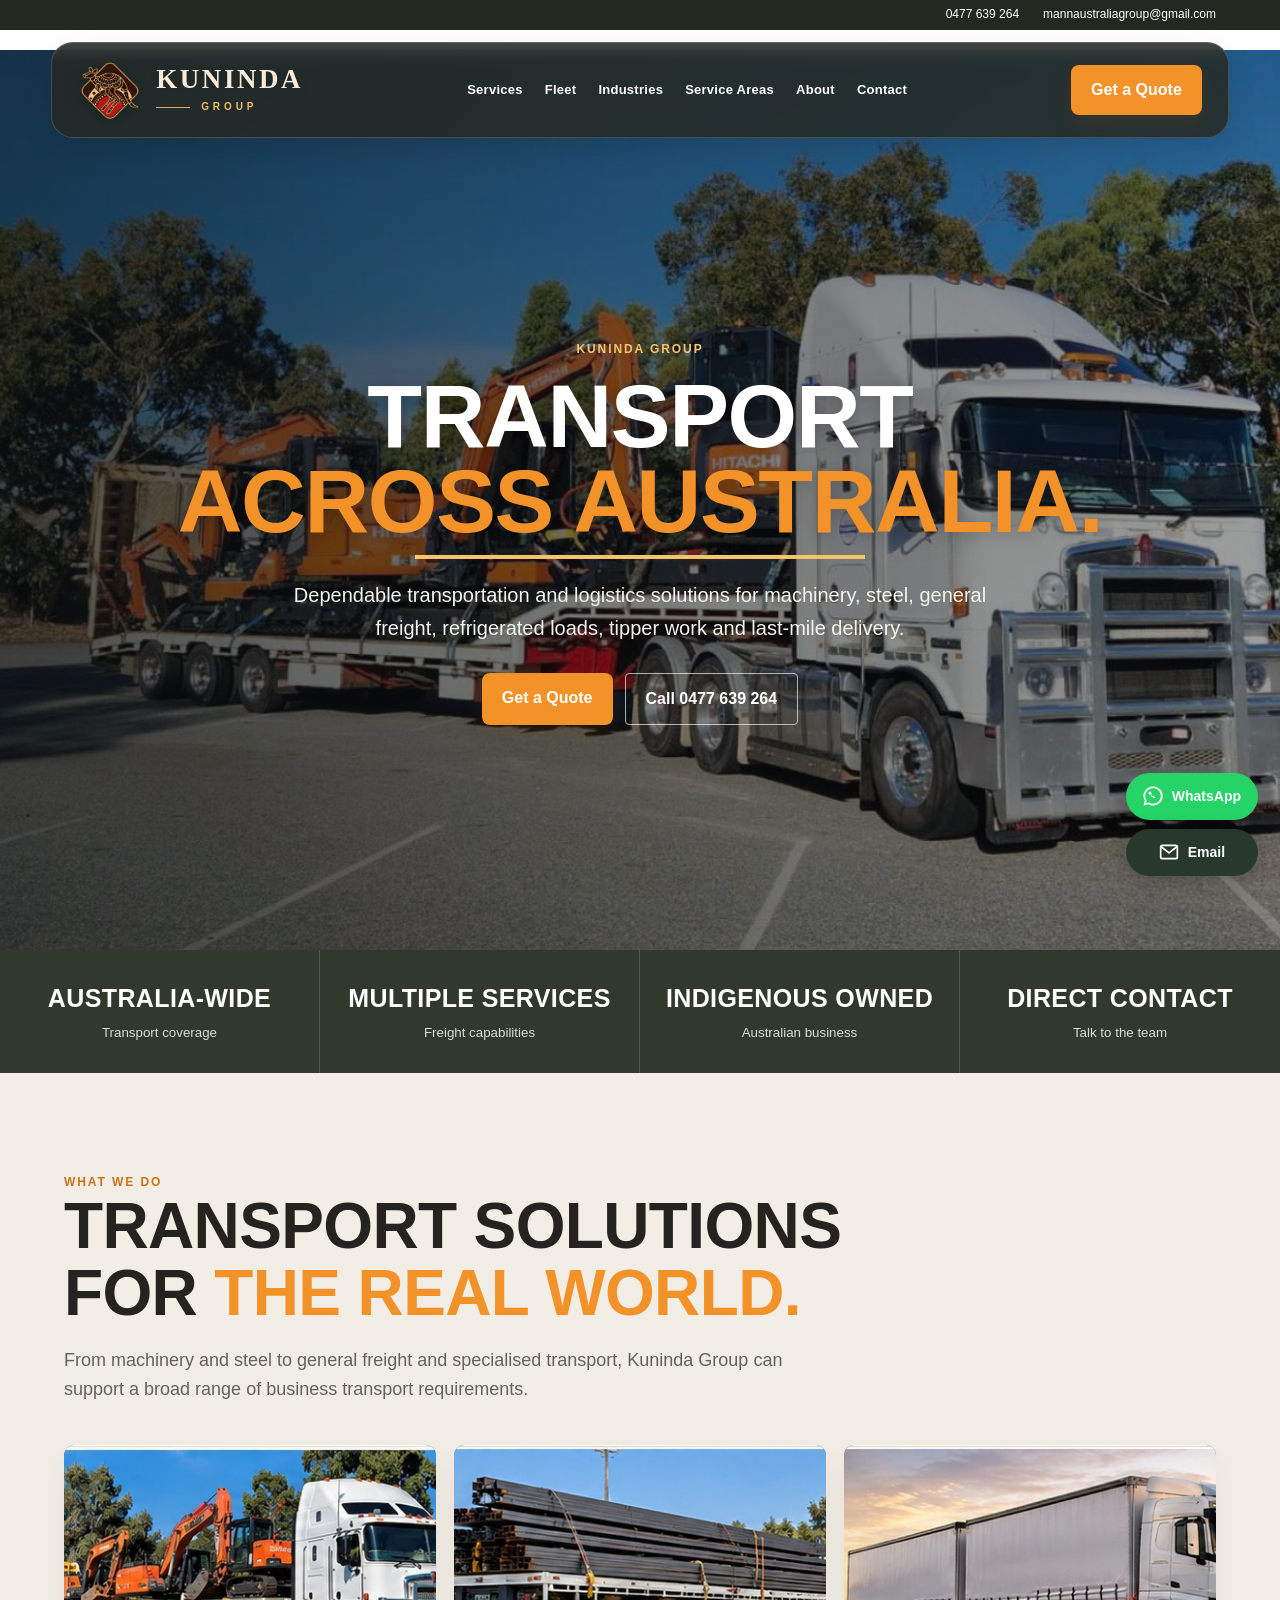
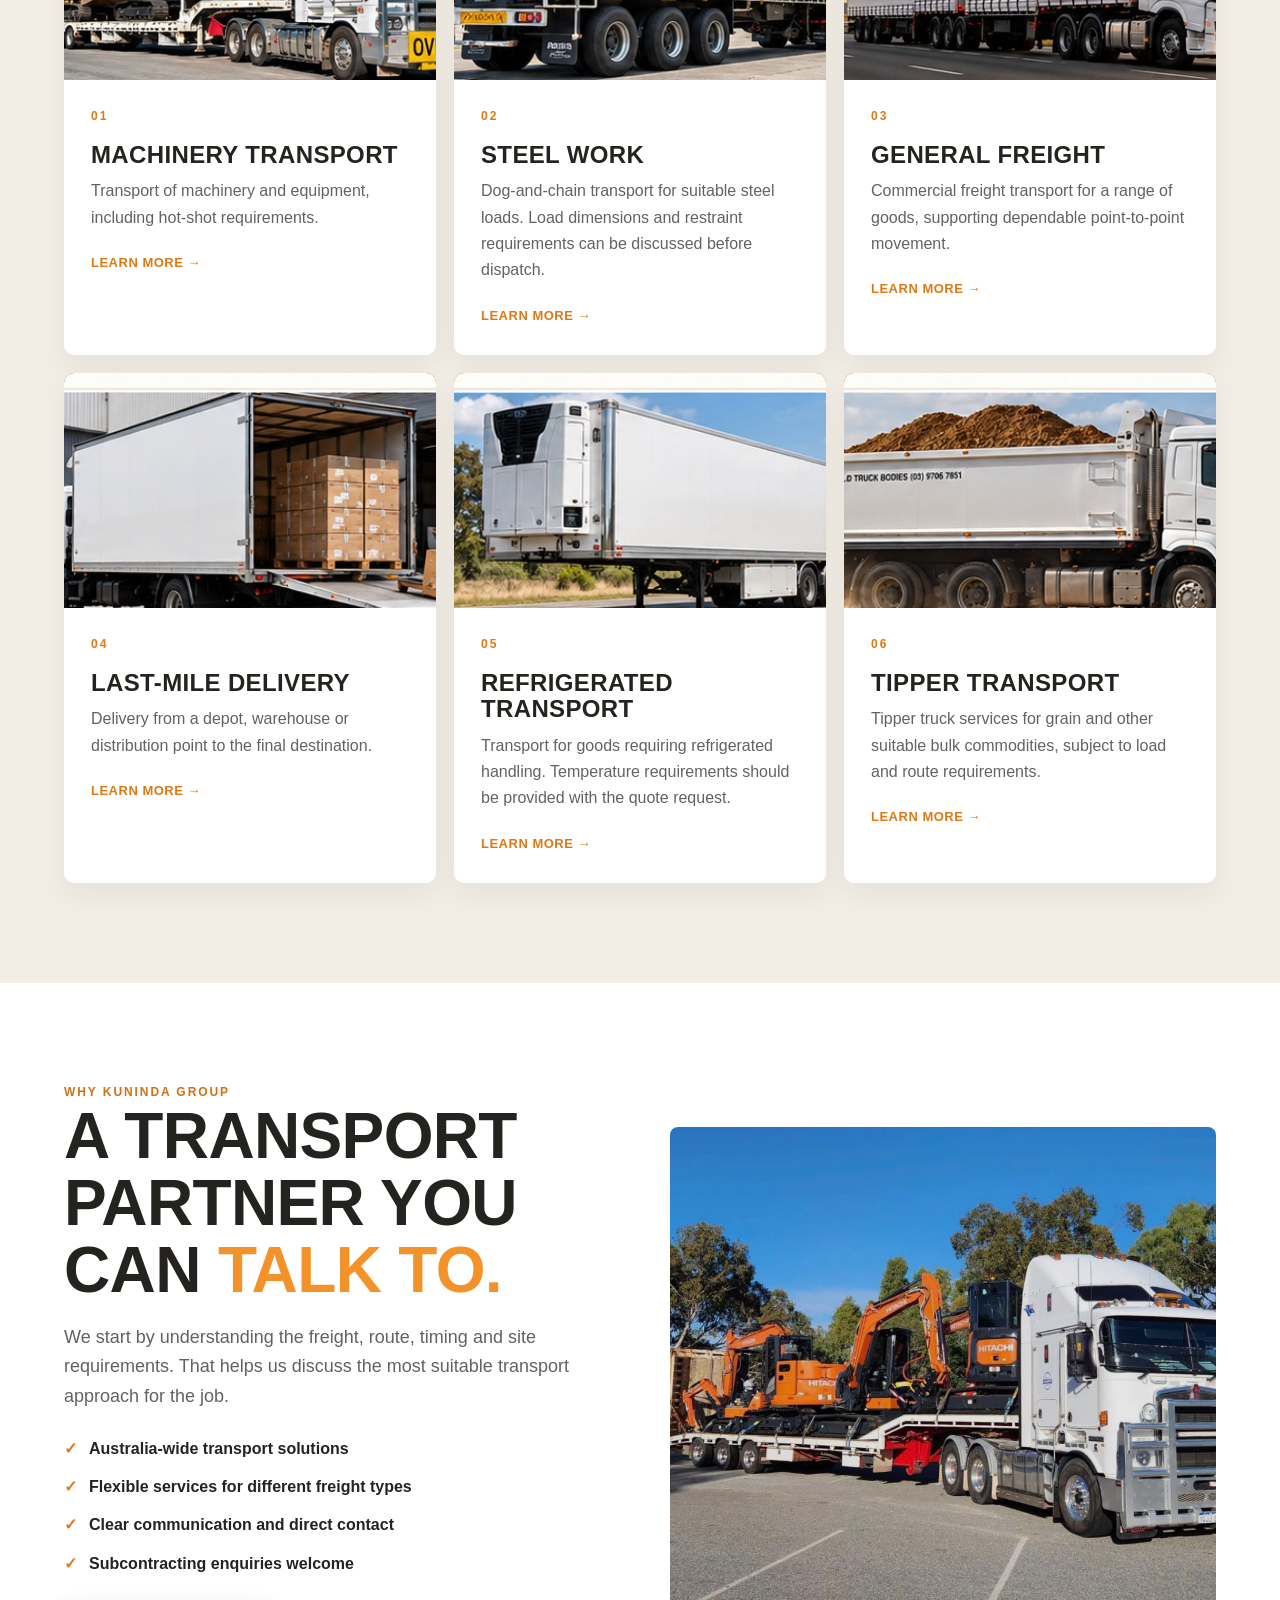
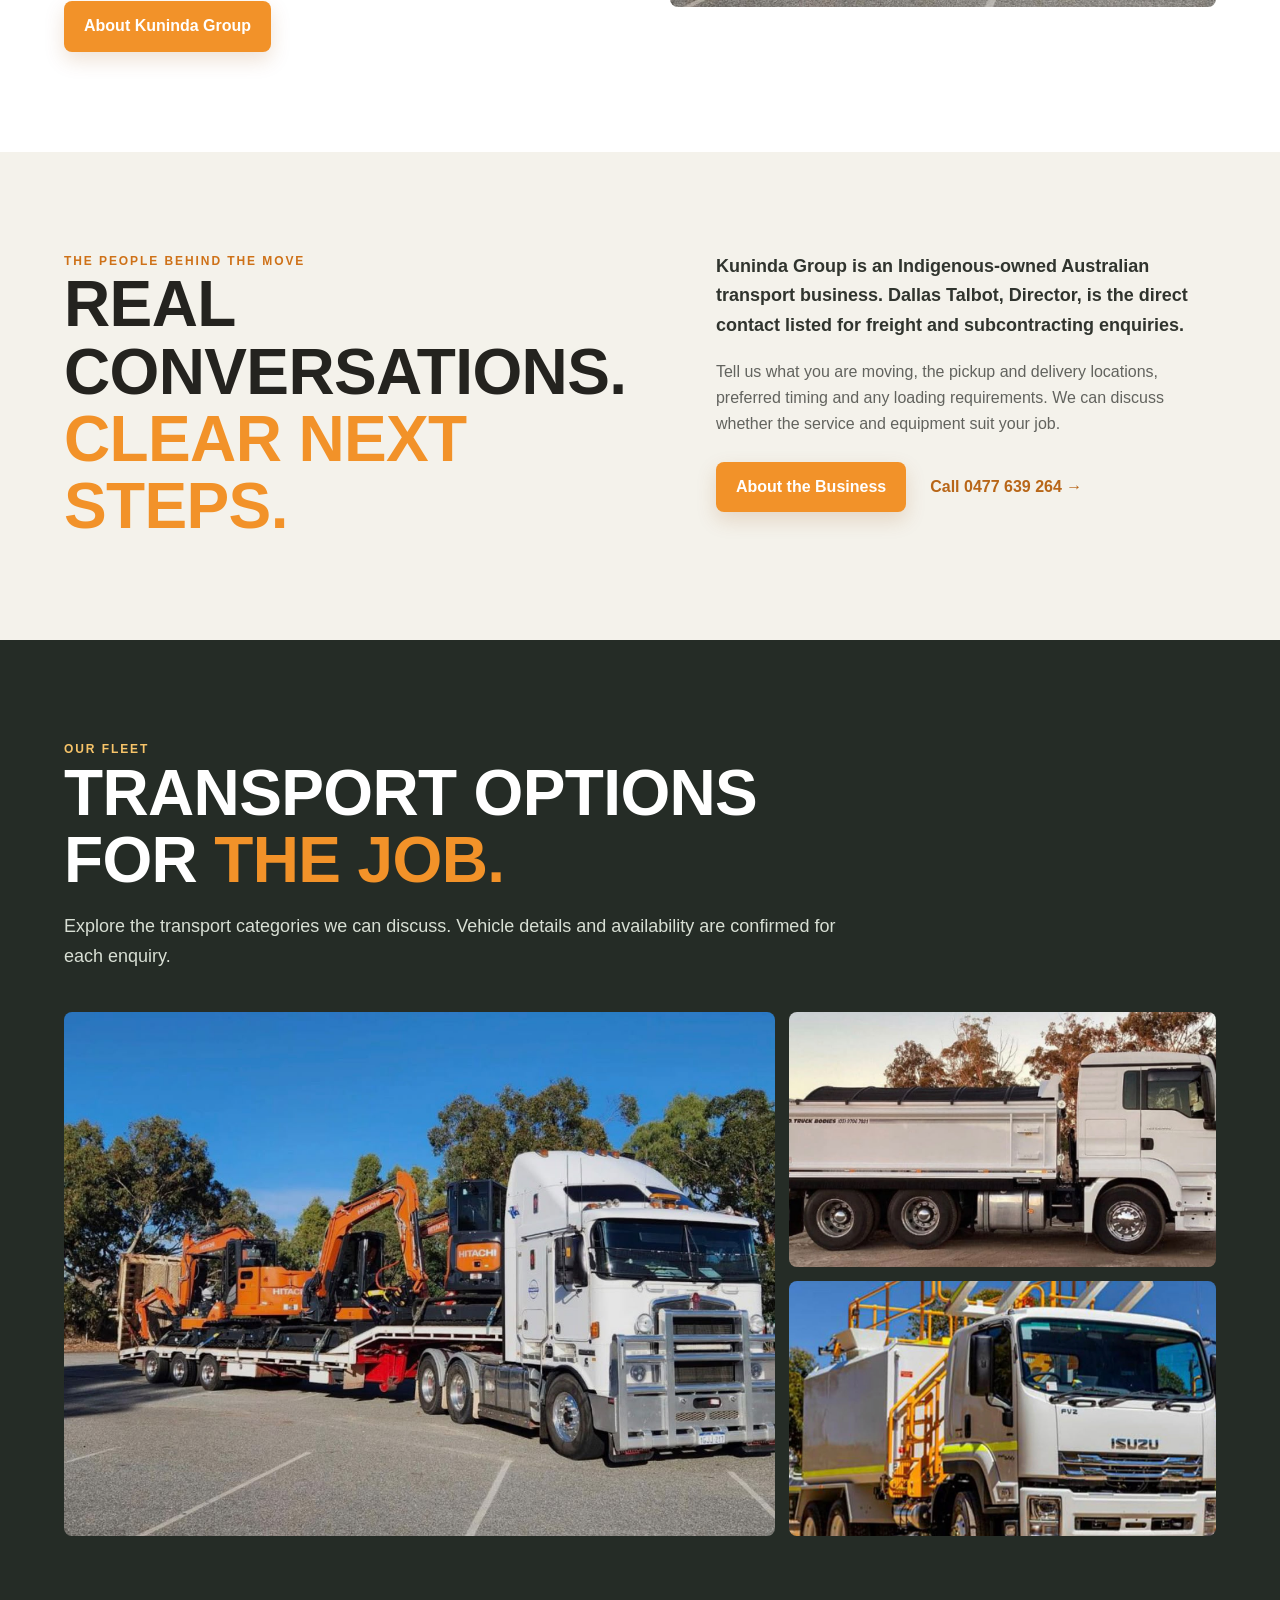
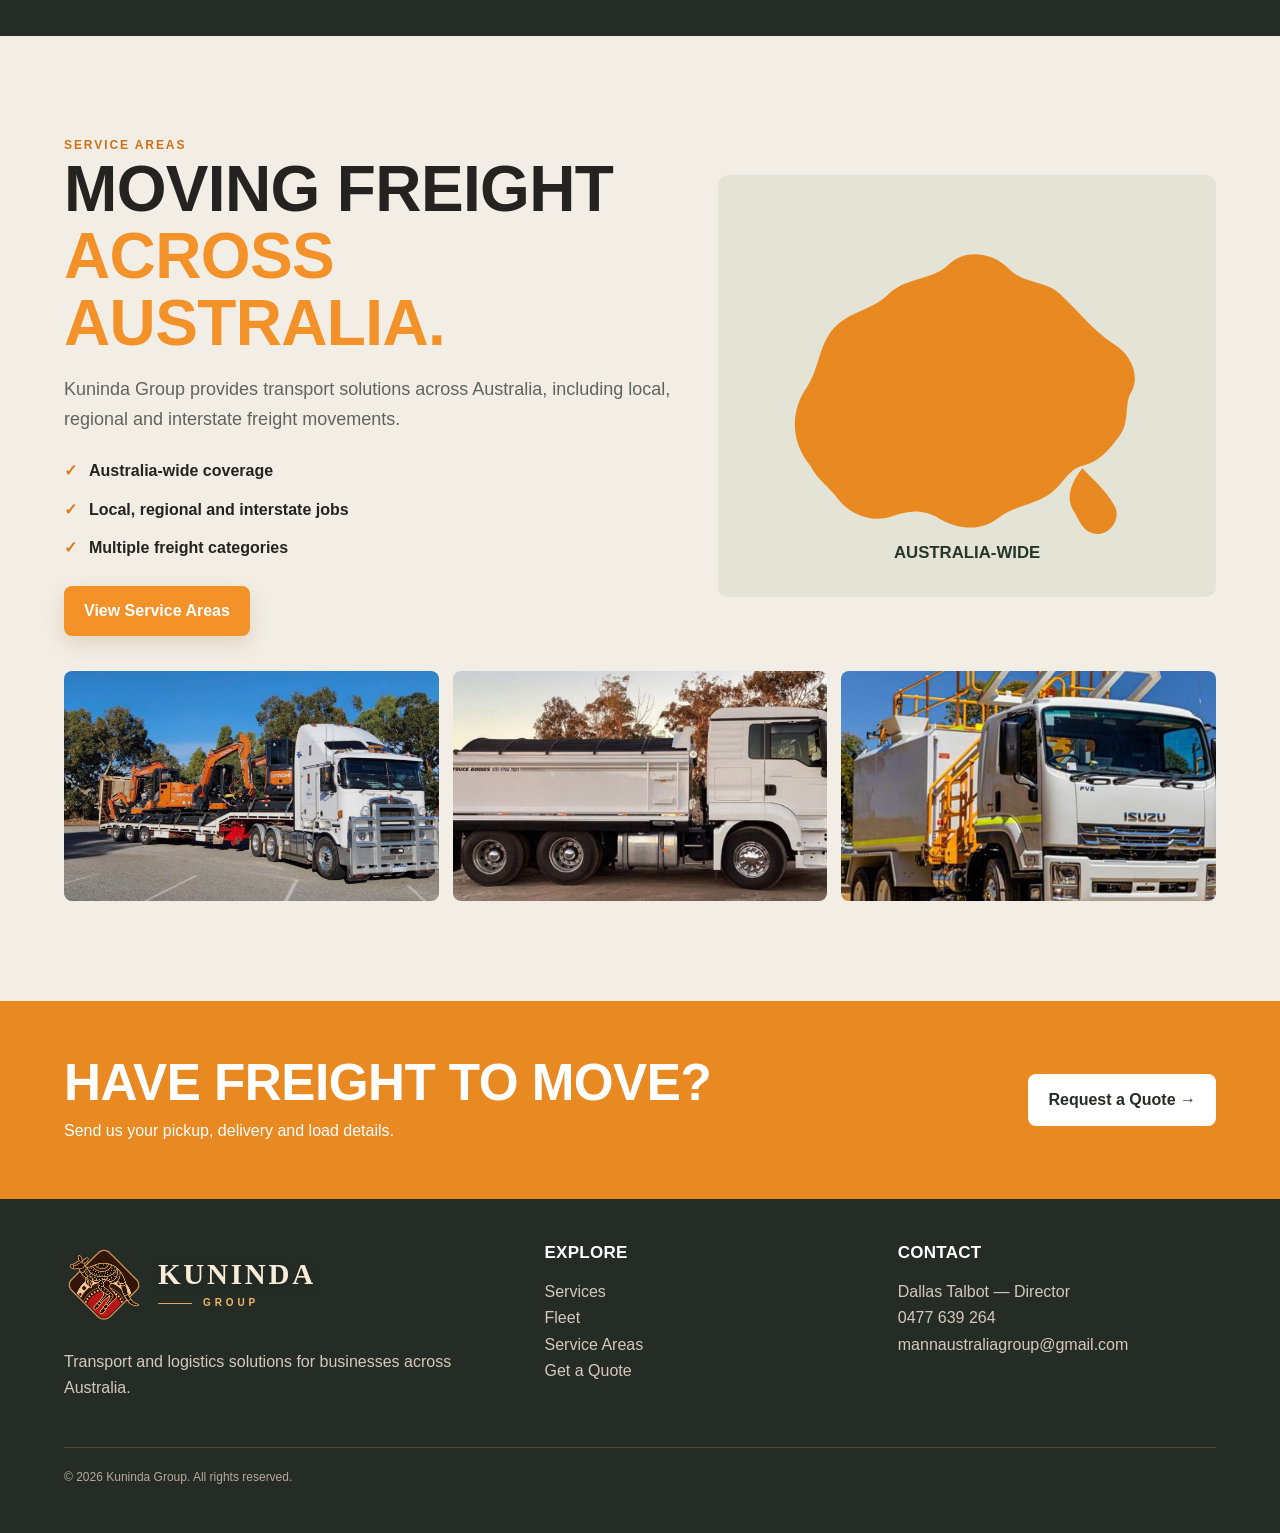
<file: index.html>
<!doctype html><html lang="en"><head><meta charset="utf-8"><meta name="viewport" content="width=device-width,initial-scale=1"><title>Transport & Logistics | Kuninda Group</title><meta name="description" content="Australia-wide transport and logistics services from Kuninda Group."><link rel="preload" as="image" href="assets/truck-machinery.jpg"><link rel="icon" type="image/png" href="assets/kuninda-logo.png"><link rel="stylesheet" href="style.css"></head><body><div class="scroll-progress" aria-hidden="true"></div><div class="topbar"><a href="tel:+61477639264">0477 639 264</a><a href="mailto:mannaustraliagroup@gmail.com">mannaustraliagroup@gmail.com</a></div>
<nav><a class="logo" href="index.html" aria-label="Kuninda Group home"><img src="assets/kuninda-logo.png" alt="" class="brand-image" onerror="this.hidden=true"><span class="brand-wordmark">Kuninda <em>Group</em></span></a><div class="navlinks">
<a href="services.html">Services</a><a href="fleet.html">Fleet</a><a href="industries.html">Industries</a><a href="service-areas.html">Service Areas</a><a href="about.html">About</a><a href="contact.html">Contact</a></div>
<a class="navbtn" href="quote.html">Get a Quote</a><button class="menu" type="button" aria-label="Toggle navigation" aria-expanded="false">☰</button></nav>
<header class="hero"><div class="hero-inner"><div class="eyebrow">Kuninda Group</div><h1>Transport<br><span>Across Australia.</span></h1>
<p>Dependable transportation and logistics solutions for machinery, steel, general freight, refrigerated loads, tipper work and last-mile delivery.</p>
<div class="actions"><a class="btn" href="quote.html">Get a Quote</a><a class="outline" href="tel:+61477639264">Call 0477 639 264</a></div></div></header>
<div class="stats"><div class="stat"><strong>Australia-Wide</strong><small>Transport coverage</small></div><div class="stat"><strong>Multiple Services</strong><small>Freight capabilities</small></div><div class="stat"><strong>Indigenous Owned</strong><small>Australian business</small></div><div class="stat"><strong>Direct Contact</strong><small>Talk to the team</small></div></div>
<section class="services"><div class="head"><div class="eyebrow">What we do</div><h2>Transport solutions for <span>the real world.</span></h2><p class="lead">From machinery and steel to general freight and specialised transport, Kuninda Group can support a broad range of business transport requirements.</p></div><div class="service-grid"><article class="service-card"><div class="service-img lazy-photo" data-bg="assets/service-machinery.jpg" role="img" aria-label="Transport service photo"></div><div class="service-body"><div class="num">01</div><h3>Machinery Transport</h3><p>Transport of machinery and equipment, including hot-shot requirements.</p><a class="learn" href="quote.html">Learn More →</a></div></article><article class="service-card"><div class="service-img lazy-photo" data-bg="assets/service-steel.jpg" role="img" aria-label="Transport service photo"></div><div class="service-body"><div class="num">02</div><h3>Steel Work</h3><p>Dog-and-chain transport for suitable steel loads. Load dimensions and restraint requirements can be discussed before dispatch.</p><a class="learn" href="quote.html">Learn More →</a></div></article><article class="service-card"><div class="service-img lazy-photo" data-bg="assets/service-general.jpg" role="img" aria-label="Transport service photo"></div><div class="service-body"><div class="num">03</div><h3>General Freight</h3><p>Commercial freight transport for a range of goods, supporting dependable point-to-point movement.</p><a class="learn" href="quote.html">Learn More →</a></div></article><article class="service-card"><div class="service-img lazy-photo" data-bg="assets/service-last-mile.jpg" role="img" aria-label="Transport service photo"></div><div class="service-body"><div class="num">04</div><h3>Last-Mile Delivery</h3><p>Delivery from a depot, warehouse or distribution point to the final destination.</p><a class="learn" href="quote.html">Learn More →</a></div></article><article class="service-card"><div class="service-img lazy-photo" data-bg="assets/service-refrigerated.jpg" role="img" aria-label="Transport service photo"></div><div class="service-body"><div class="num">05</div><h3>Refrigerated Transport</h3><p>Transport for goods requiring refrigerated handling. Temperature requirements should be provided with the quote request.</p><a class="learn" href="quote.html">Learn More →</a></div></article><article class="service-card"><div class="service-img lazy-photo" data-bg="assets/service-tipper.jpg" role="img" aria-label="Transport service photo"></div><div class="service-body"><div class="num">06</div><h3>Tipper Transport</h3><p>Tipper truck services for grain and other suitable bulk commodities, subject to load and route requirements.</p><a class="learn" href="quote.html">Learn More →</a></div></article></div></section>
<section><div class="split"><div><div class="eyebrow">Why Kuninda Group</div><h2>A transport partner you can <span>talk to.</span></h2><p class="lead">We start by understanding the freight, route, timing and site requirements. That helps us discuss the most suitable transport approach for the job.</p><div class="checks"><div class="check"><b>✓</b> Australia-wide transport solutions</div><div class="check"><b>✓</b> Flexible services for different freight types</div><div class="check"><b>✓</b> Clear communication and direct contact</div><div class="check"><b>✓</b> Subcontracting enquiries welcome</div></div><a class="btn" href="about.html">About Kuninda Group</a></div><div class="photo machine lazy-photo" data-bg="assets/truck-machinery.jpg"></div></div></section>
<section class="identity-section"><div class="editorial"><div><div class="eyebrow">The people behind the move</div><h2>Real conversations.<br><span>Clear next steps.</span></h2></div><div><p class="lead">Kuninda Group is an Indigenous-owned Australian transport business. Dallas Talbot, Director, is the direct contact listed for freight and subcontracting enquiries.</p><p>Tell us what you are moving, the pickup and delivery locations, preferred timing and any loading requirements. We can discuss whether the service and equipment suit your job.</p><div class="identity-links"><a class="btn" href="about.html">About the Business</a><a class="identity-phone" href="tel:+61477639264">Call 0477 639 264 →</a></div></div></div></section><section class="dark"><div class="head"><div class="eyebrow">Our fleet</div><h2>Transport options for <span>the job.</span></h2><p class="lead">Explore the transport categories we can discuss. Vehicle details and availability are confirmed for each enquiry.</p></div><div class="gallery"><div class="g1 lazy-photo" data-bg="assets/truck-machinery.jpg"></div><div class="g2 lazy-photo" data-bg="assets/truck-tipper.jpg"></div><div class="g3 lazy-photo" data-bg="assets/truck-service.jpg"></div></div></section>
<section class="areas"><div class="area-grid"><div><div class="eyebrow">Service areas</div><h2>Moving freight <span>across Australia.</span></h2><p class="lead">Kuninda Group provides transport solutions across Australia, including local, regional and interstate freight movements.</p><div class="checks"><div class="check"><b>✓</b> Australia-wide coverage</div><div class="check"><b>✓</b> Local, regional and interstate jobs</div><div class="check"><b>✓</b> Multiple freight categories</div></div><a class="btn" href="service-areas.html">View Service Areas</a></div><div class="map"><svg viewBox="0 0 600 500"><path d="M95 355 C70 325 67 285 90 252 C108 225 105 194 129 171 C151 151 177 150 197 130 C220 107 255 112 276 91 C298 69 335 76 354 96 C374 117 401 111 421 129 C447 153 465 178 492 195 C515 209 527 237 515 258 C505 275 514 296 500 315 C486 334 474 349 450 355 C432 360 426 379 409 391 C389 406 361 407 341 423 C318 441 288 438 264 424 C240 410 222 414 201 421 C174 430 145 417 131 398 C118 381 105 374 95 355 Z" fill="#b62e23"/><path d="M451 358 C465 373 482 387 493 407 C502 423 489 443 472 444 C453 445 447 426 439 413 C432 401 431 383 451 358 Z" fill="#b62e23"/><text x="300" y="475" text-anchor="middle" font-family="Arial" font-size="22" font-weight="800" fill="#3a2114">AUSTRALIA-WIDE</text></svg></div></div>
<div class="area-photos"><div class="area-photo a lazy-photo" data-bg="assets/truck-machinery.jpg"></div><div class="area-photo b lazy-photo" data-bg="assets/truck-tipper.jpg"></div><div class="area-photo c lazy-photo" data-bg="assets/truck-service.jpg"></div></div></section>
<div class="banner"><div><h2>Have freight to move?</h2><p>Send us your pickup, delivery and load details.</p></div><a class="whitebtn" href="quote.html">Request a Quote →</a></div>
<footer><div class="footgrid"><div><div class="logo"><img src="assets/kuninda-logo.png" alt="" class="brand-image" loading="lazy" decoding="async" onerror="this.hidden=true"><span class="brand-wordmark">Kuninda <em>Group</em></span></div><p>Transport and logistics solutions for businesses across Australia.</p></div>
<div><h3>Explore</h3><p><a href="services.html">Services</a><br><a href="fleet.html">Fleet</a><br><a href="service-areas.html">Service Areas</a><br><a href="quote.html">Get a Quote</a></p></div>
<div><h3>Contact</h3><p>Dallas Talbot — Director<br><a href="tel:+61477639264">0477 639 264</a><br><a href="mailto:mannaustraliagroup@gmail.com">mannaustraliagroup@gmail.com</a></p></div></div>
<div class="copyright">© 2026 Kuninda Group. All rights reserved.</div></footer><script>document.querySelectorAll(".menu").forEach(button=>button.addEventListener("click",()=>{const links=document.querySelector(".navlinks");const open=links.classList.toggle("open");button.setAttribute("aria-expanded",String(open));}));</script><aside class="quick-contact" aria-label="Quick contact options"><a class="quick-contact__wa" href="https://wa.me/61477639264?text=Hello%20Kuninda%20Group%2C%20I%20have%20a%20transport%20enquiry." target="_blank" rel="noopener noreferrer" aria-label="Chat with Kuninda Group on WhatsApp" title="Chat on WhatsApp"><svg viewBox="0 0 32 32" aria-hidden="true"><path fill="currentColor" d="M16 .8A15.2 15.2 0 0 0 2.8 23.6L.9 31l7.6-2A15.2 15.2 0 1 0 16 .8Zm0 27.6c-2.3 0-4.6-.6-6.5-1.9l-.5-.3-4.5 1.2 1.2-4.4-.3-.5a12.5 12.5 0 1 1 10.6 5.9Zm6.9-9.4c-.4-.2-2.2-1.1-2.5-1.2-.3-.1-.5-.2-.7.2s-1 1.2-1.2 1.4c-.2.2-.4.3-.8.1-.4-.2-1.6-.6-3.1-1.9-1.1-1-1.9-2.2-2.1-2.6-.2-.4 0-.6.2-.8l.6-.7.4-.6c.1-.2 0-.5 0-.7l-1.2-2.8c-.3-.7-.6-.6-.8-.6h-.7c-.3 0-.7.1-1 .5s-1.3 1.3-1.3 3.1 1.3 3.6c.3.5 2.6 3.9 6.2 5.5.9.4 1.6.6 2.2.8.9.3 1.8.2 2.4.1.7-.1 2.2-.9 2.6-1.8.3-.9.3-1.7.2-1.8-.1-.2-.3-.3-.7-.5Z"/></svg><span>WhatsApp</span></a><a class="quick-contact__mail" href="mailto:mannaustraliagroup@gmail.com?subject=Transport%20enquiry" aria-label="Email Kuninda Group" title="Email Kuninda Group"><svg viewBox="0 0 24 24" fill="none" stroke="currentColor" stroke-width="2" stroke-linecap="round" stroke-linejoin="round" aria-hidden="true"><rect x="2" y="4" width="20" height="16" rx="2"/><path d="m3 6 9 7 9-7"/></svg><span>Email</span></a></aside><script>document.querySelectorAll('.lazy-photo[data-bg]').forEach(el=>{const load=()=>{const img=new Image();img.decoding='async';img.onload=()=>{el.style.setProperty("--photo-url",`url("${el.dataset.bg}")`);el.classList.add('photo-loaded')};img.onerror=()=>el.classList.add('photo-unavailable');img.src=el.dataset.bg};if('IntersectionObserver'in window){new IntersectionObserver((entries,observer)=>{if(entries[0].isIntersecting){load();observer.unobserve(el)}},{rootMargin:'250px'}).observe(el)}else load()});</script><script>if('IntersectionObserver'in window&&!window.matchMedia('(prefers-reduced-motion: reduce)').matches){const targets=document.querySelectorAll('section .head,section .editorial,section .service-card,section .industry,section .fleet-tile,section .principle-grid article,section .contact-highlight,.stats .stat,.gallery,.banner');targets.forEach((el,i)=>{el.classList.add('reveal');el.style.setProperty('--reveal-delay',`${Math.min(i%4,3)*75}ms`)});document.documentElement.classList.add('motion-ready');const revealObserver=new IntersectionObserver((entries,observer)=>{for(const entry of entries)if(entry.isIntersecting){entry.target.classList.add('is-visible');observer.unobserve(entry.target)}},{threshold:.08,rootMargin:'0px 0px 60px 0px'});targets.forEach(el=>revealObserver.observe(el))}</script><script>(()=>{const bar=document.querySelector('.scroll-progress');const nav=document.querySelector('nav');let pending=false;const update=()=>{const max=document.documentElement.scrollHeight-innerHeight;bar.style.transform=`scaleX(${max>0?Math.min(1,scrollY/max):0})`;nav.classList.toggle('is-scrolled',scrollY>70);pending=false};addEventListener('scroll',()=>{if(!pending){pending=true;requestAnimationFrame(update)}},{passive:true});addEventListener('resize',update);update();const current=location.pathname.split('/').pop()||'index.html';document.querySelectorAll('.navlinks a').forEach(link=>{if(link.getAttribute('href')===current)link.setAttribute('aria-current','page')})})();</script></body></html>
</file>
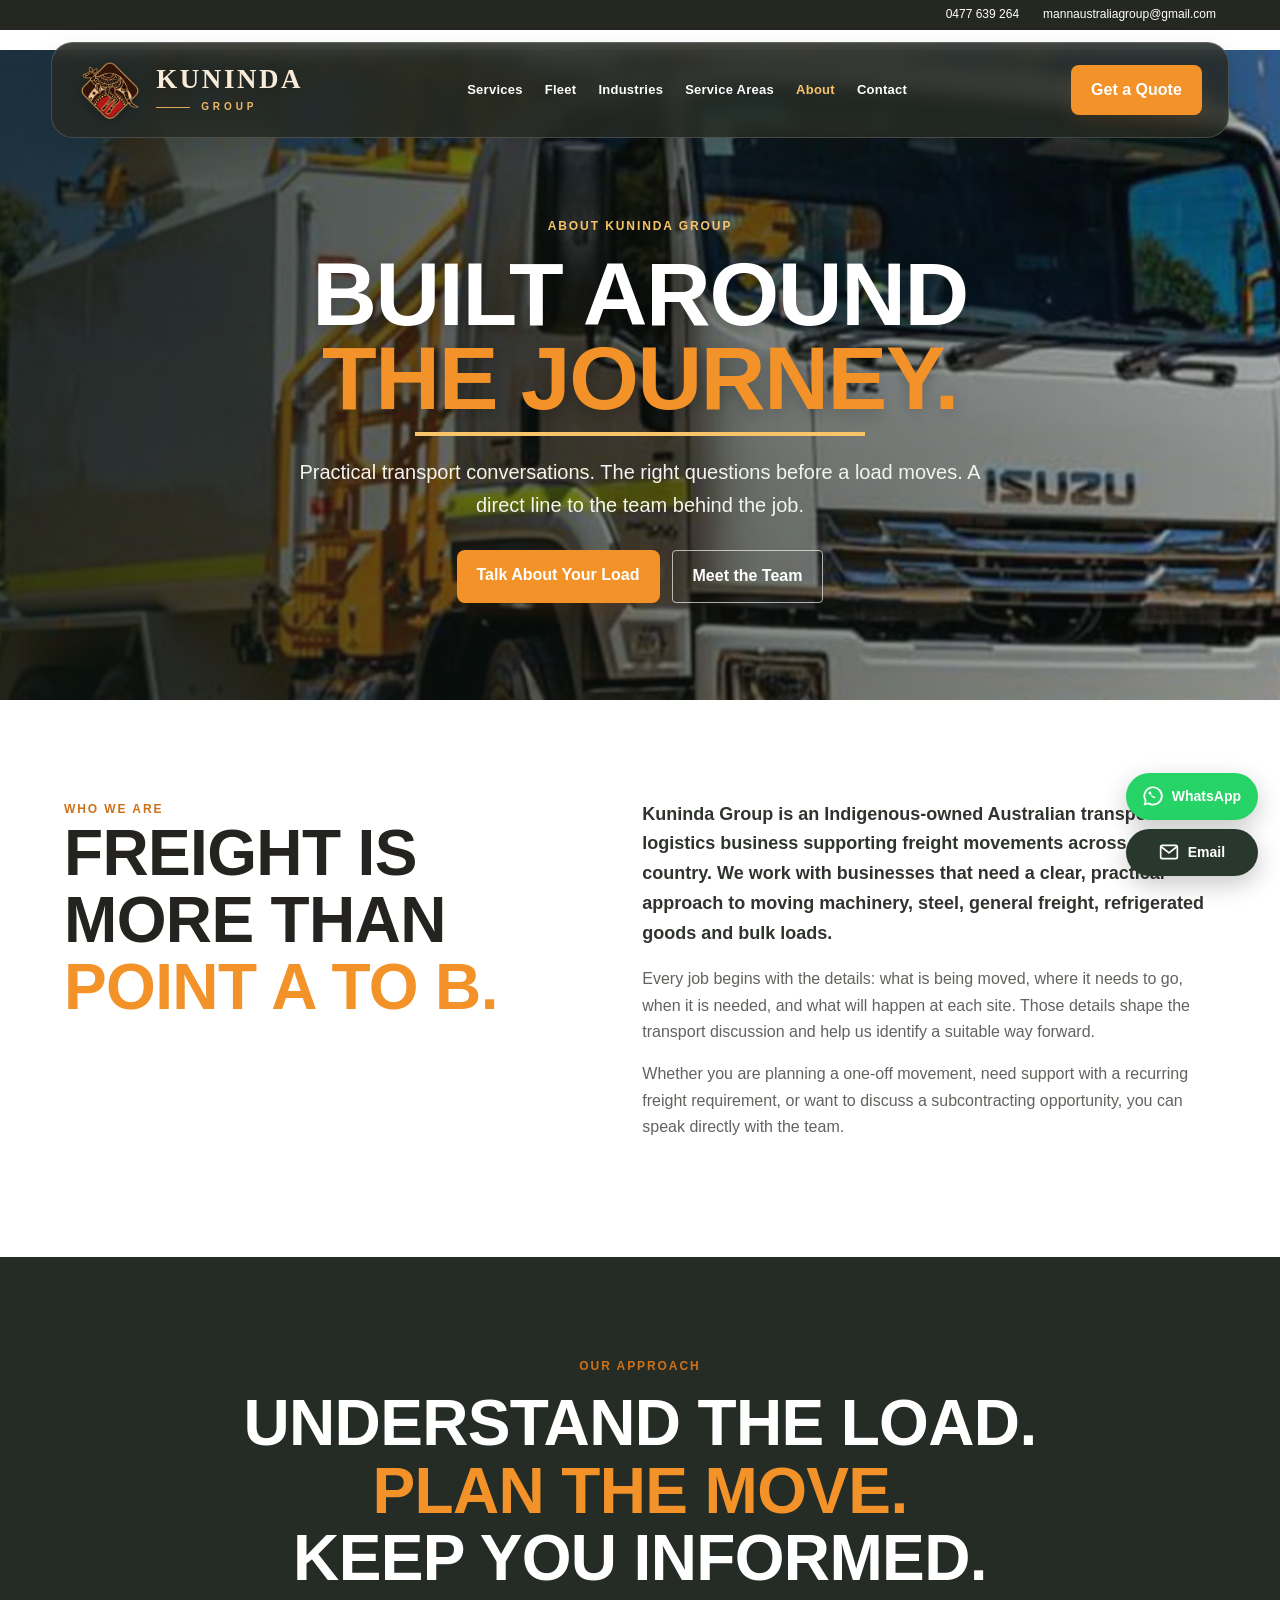
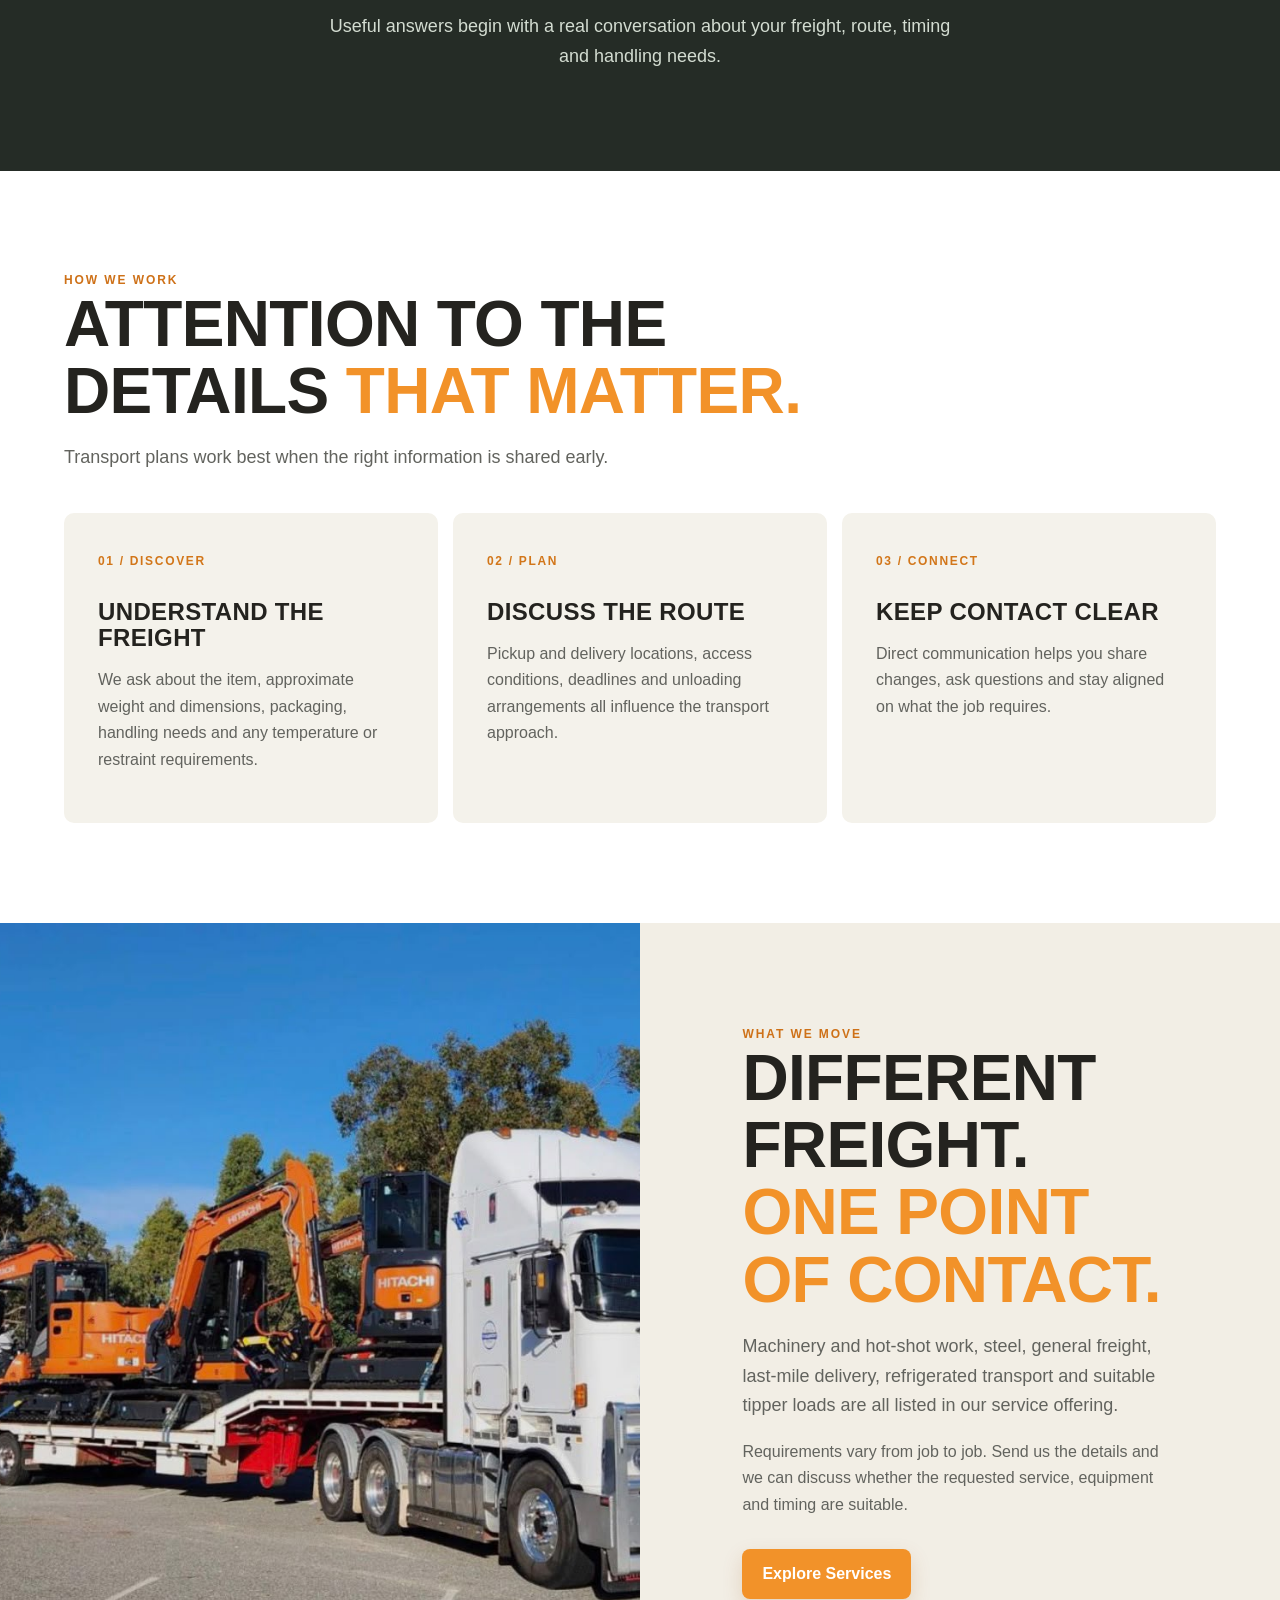
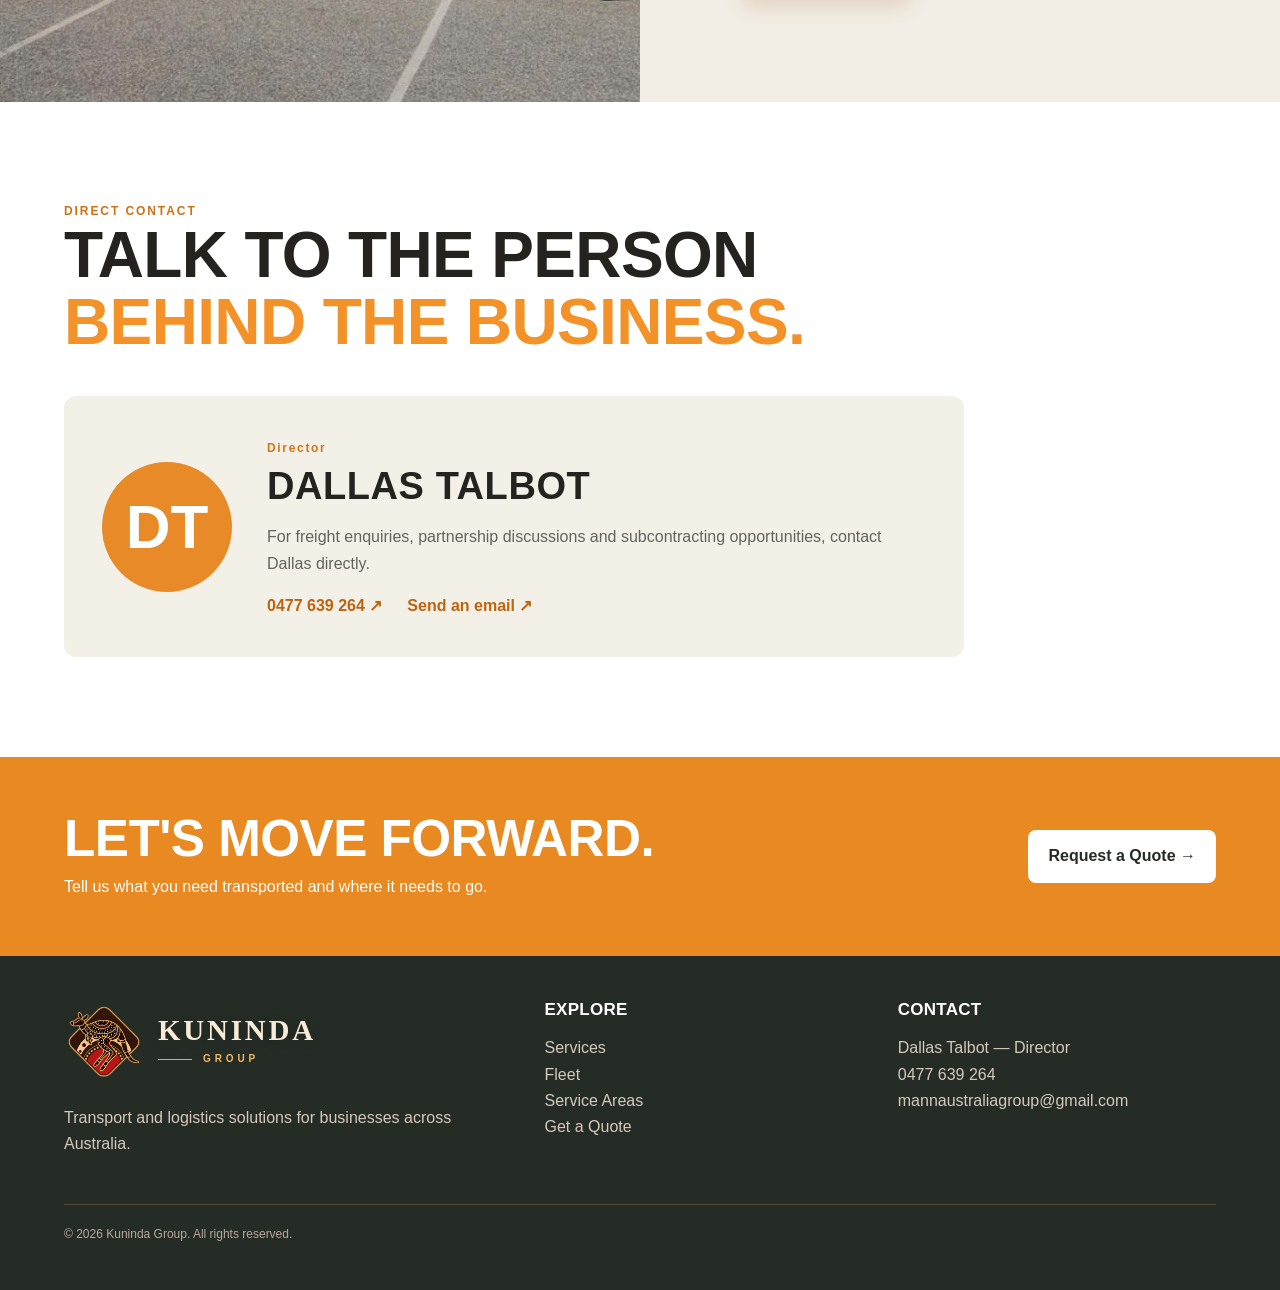
<file: about.html>
<!doctype html><html lang="en"><head><meta charset="utf-8"><meta name="viewport" content="width=device-width,initial-scale=1"><title>About Us | Kuninda Group</title><meta name="description" content="Learn about Kuninda Group, an Indigenous-owned transport and logistics business supporting freight across Australia."><link rel="icon" type="image/png" href="assets/kuninda-logo.png"><link rel="stylesheet" href="style.css"></head><body><div class="scroll-progress" aria-hidden="true"></div><div class="topbar"><a href="tel:+61477639264">0477 639 264</a><a href="mailto:mannaustraliagroup@gmail.com">mannaustraliagroup@gmail.com</a></div>
<nav><a class="logo" href="index.html" aria-label="Kuninda Group home"><img src="assets/kuninda-logo.png" alt="" class="brand-image" onerror="this.hidden=true"><span class="brand-wordmark">Kuninda <em>Group</em></span></a><div class="navlinks">
<a href="services.html">Services</a><a href="fleet.html">Fleet</a><a href="industries.html">Industries</a><a href="service-areas.html">Service Areas</a><a href="about.html">About</a><a href="contact.html">Contact</a></div>
<a class="navbtn" href="quote.html">Get a Quote</a><button class="menu" type="button" aria-label="Toggle navigation" aria-expanded="false">☰</button></nav><header class="hero subhero about-hero"><div class="hero-inner"><div class="eyebrow">About Kuninda Group</div><h1>Built around<br><span>the journey.</span></h1><p>Practical transport conversations. The right questions before a load moves. A direct line to the team behind the job.</p><div class="actions"><a class="btn" href="quote.html">Talk About Your Load</a><a class="outline" href="contact.html">Meet the Team</a></div></div></header>
<section class="intro-section"><div class="editorial"><div><div class="eyebrow">Who we are</div><h2>Freight is more than <span>point A to B.</span></h2></div><div><p class="lead">Kuninda Group is an Indigenous-owned Australian transport and logistics business supporting freight movements across the country. We work with businesses that need a clear, practical approach to moving machinery, steel, general freight, refrigerated goods and bulk loads.</p><p>Every job begins with the details: what is being moved, where it needs to go, when it is needed, and what will happen at each site. Those details shape the transport discussion and help us identify a suitable way forward.</p><p>Whether you are planning a one-off movement, need support with a recurring freight requirement, or want to discuss a subcontracting opportunity, you can speak directly with the team.</p></div></div></section>
<section class="dark statement"><div class="eyebrow">Our approach</div><h2>Understand the load.<br><span>Plan the move.</span><br>Keep you informed.</h2><p>Useful answers begin with a real conversation about your freight, route, timing and handling needs.</p></section>
<section class="approach"><div class="head"><div class="eyebrow">How we work</div><h2>Attention to the details <span>that matter.</span></h2><p class="lead">Transport plans work best when the right information is shared early.</p></div><div class="principle-grid"><article><span>01 / DISCOVER</span><h3>Understand the freight</h3><p>We ask about the item, approximate weight and dimensions, packaging, handling needs and any temperature or restraint requirements.</p></article><article><span>02 / PLAN</span><h3>Discuss the route</h3><p>Pickup and delivery locations, access conditions, deadlines and unloading arrangements all influence the transport approach.</p></article><article><span>03 / CONNECT</span><h3>Keep contact clear</h3><p>Direct communication helps you share changes, ask questions and stay aligned on what the job requires.</p></article></div></section>
<section class="about-feature"><div class="feature-image lazy-photo" data-bg="assets/truck-machinery.jpg" role="img" aria-label="Transport machinery and equipment"></div><div class="feature-copy"><div class="eyebrow">What we move</div><h2>Different freight.<br><span>One point of contact.</span></h2><p class="lead">Machinery and hot-shot work, steel, general freight, last-mile delivery, refrigerated transport and suitable tipper loads are all listed in our service offering.</p><p>Requirements vary from job to job. Send us the details and we can discuss whether the requested service, equipment and timing are suitable.</p><a class="btn" href="services.html">Explore Services</a></div></section>
<section class="people-section"><div class="head"><div class="eyebrow">Direct contact</div><h2>Talk to the person <span>behind the business.</span></h2></div><div class="contact-highlight"><div class="contact-initials">DT</div><div><span class="small-label">Director</span><h3>Dallas Talbot</h3><p>For freight enquiries, partnership discussions and subcontracting opportunities, contact Dallas directly.</p><div class="contact-actions"><a href="tel:+61477639264">0477 639 264 ↗</a><a href="mailto:mannaustraliagroup@gmail.com">Send an email ↗</a></div></div></div></section>
<div class="banner"><div><h2>Let's move forward.</h2><p>Tell us what you need transported and where it needs to go.</p></div><a class="whitebtn" href="quote.html">Request a Quote →</a></div><footer><div class="footgrid"><div><div class="logo"><img src="assets/kuninda-logo.png" alt="" class="brand-image" loading="lazy" decoding="async" onerror="this.hidden=true"><span class="brand-wordmark">Kuninda <em>Group</em></span></div><p>Transport and logistics solutions for businesses across Australia.</p></div>
<div><h3>Explore</h3><p><a href="services.html">Services</a><br><a href="fleet.html">Fleet</a><br><a href="service-areas.html">Service Areas</a><br><a href="quote.html">Get a Quote</a></p></div>
<div><h3>Contact</h3><p>Dallas Talbot — Director<br><a href="tel:+61477639264">0477 639 264</a><br><a href="mailto:mannaustraliagroup@gmail.com">mannaustraliagroup@gmail.com</a></p></div></div>
<div class="copyright">© 2026 Kuninda Group. All rights reserved.</div></footer><script>document.querySelectorAll(".menu").forEach(button=>button.addEventListener("click",()=>{const links=document.querySelector(".navlinks");const open=links.classList.toggle("open");button.setAttribute("aria-expanded",String(open));}));</script><aside class="quick-contact" aria-label="Quick contact options"><a class="quick-contact__wa" href="https://wa.me/61477639264?text=Hello%20Kuninda%20Group%2C%20I%20have%20a%20transport%20enquiry." target="_blank" rel="noopener noreferrer" aria-label="Chat with Kuninda Group on WhatsApp" title="Chat on WhatsApp"><svg viewBox="0 0 32 32" aria-hidden="true"><path fill="currentColor" d="M16 .8A15.2 15.2 0 0 0 2.8 23.6L.9 31l7.6-2A15.2 15.2 0 1 0 16 .8Zm0 27.6c-2.3 0-4.6-.6-6.5-1.9l-.5-.3-4.5 1.2 1.2-4.4-.3-.5a12.5 12.5 0 1 1 10.6 5.9Zm6.9-9.4c-.4-.2-2.2-1.1-2.5-1.2-.3-.1-.5-.2-.7.2s-1 1.2-1.2 1.4c-.2.2-.4.3-.8.1-.4-.2-1.6-.6-3.1-1.9-1.1-1-1.9-2.2-2.1-2.6-.2-.4 0-.6.2-.8l.6-.7.4-.6c.1-.2 0-.5 0-.7l-1.2-2.8c-.3-.7-.6-.6-.8-.6h-.7c-.3 0-.7.1-1 .5s-1.3 1.3-1.3 3.1 1.3 3.6c.3.5 2.6 3.9 6.2 5.5.9.4 1.6.6 2.2.8.9.3 1.8.2 2.4.1.7-.1 2.2-.9 2.6-1.8.3-.9.3-1.7.2-1.8-.1-.2-.3-.3-.7-.5Z"/></svg><span>WhatsApp</span></a><a class="quick-contact__mail" href="mailto:mannaustraliagroup@gmail.com?subject=Transport%20enquiry" aria-label="Email Kuninda Group" title="Email Kuninda Group"><svg viewBox="0 0 24 24" fill="none" stroke="currentColor" stroke-width="2" stroke-linecap="round" stroke-linejoin="round" aria-hidden="true"><rect x="2" y="4" width="20" height="16" rx="2"/><path d="m3 6 9 7 9-7"/></svg><span>Email</span></a></aside><script>document.querySelectorAll('.lazy-photo[data-bg]').forEach(el=>{const load=()=>{const img=new Image();img.decoding='async';img.onload=()=>{el.style.setProperty("--photo-url",`url("${el.dataset.bg}")`);el.classList.add('photo-loaded')};img.onerror=()=>el.classList.add('photo-unavailable');img.src=el.dataset.bg};if('IntersectionObserver'in window){new IntersectionObserver((entries,observer)=>{if(entries[0].isIntersecting){load();observer.unobserve(el)}},{rootMargin:'250px'}).observe(el)}else load()});</script><script>if('IntersectionObserver'in window&&!window.matchMedia('(prefers-reduced-motion: reduce)').matches){const targets=document.querySelectorAll('section .head,section .editorial,section .service-card,section .industry,section .fleet-tile,section .principle-grid article,section .contact-highlight,.stats .stat,.gallery,.banner');targets.forEach((el,i)=>{el.classList.add('reveal');el.style.setProperty('--reveal-delay',`${Math.min(i%4,3)*75}ms`)});document.documentElement.classList.add('motion-ready');const revealObserver=new IntersectionObserver((entries,observer)=>{for(const entry of entries)if(entry.isIntersecting){entry.target.classList.add('is-visible');observer.unobserve(entry.target)}},{threshold:.08,rootMargin:'0px 0px 60px 0px'});targets.forEach(el=>revealObserver.observe(el))}</script><script>(()=>{const bar=document.querySelector('.scroll-progress');const nav=document.querySelector('nav');let pending=false;const update=()=>{const max=document.documentElement.scrollHeight-innerHeight;bar.style.transform=`scaleX(${max>0?Math.min(1,scrollY/max):0})`;nav.classList.toggle('is-scrolled',scrollY>70);pending=false};addEventListener('scroll',()=>{if(!pending){pending=true;requestAnimationFrame(update)}},{passive:true});addEventListener('resize',update);update();const current=location.pathname.split('/').pop()||'index.html';document.querySelectorAll('.navlinks a').forEach(link=>{if(link.getAttribute('href')===current)link.setAttribute('aria-current','page')})})();</script></body></html>
</file>
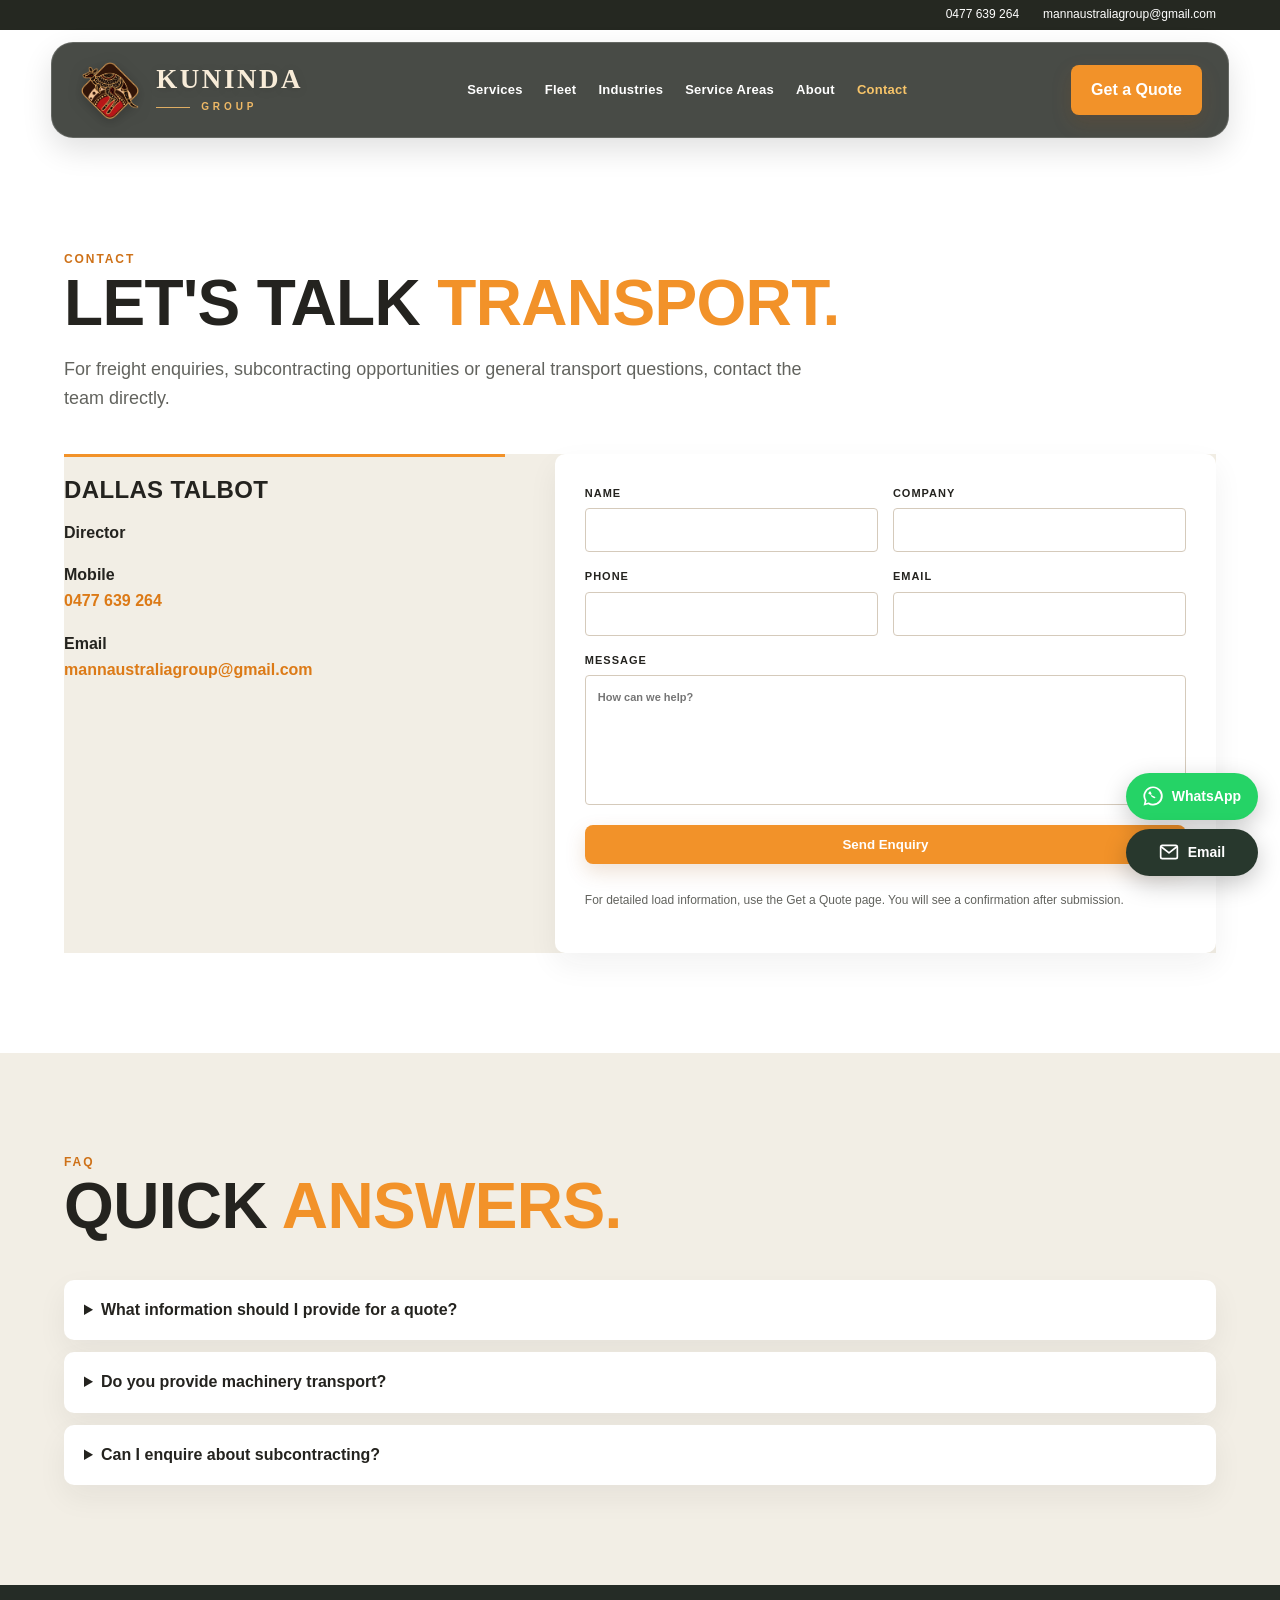
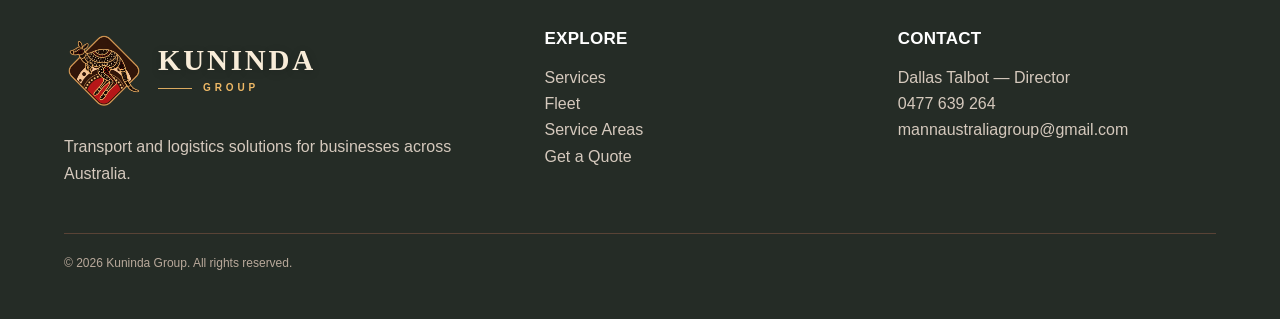
<file: contact.html>
<!doctype html><html lang="en"><head><meta charset="utf-8"><meta name="viewport" content="width=device-width,initial-scale=1"><title>Contact | Kuninda Group</title><meta name="description" content="Contact Kuninda Group for freight, transport and subcontracting enquiries."><link rel="icon" type="image/png" href="assets/kuninda-logo.png"><link rel="stylesheet" href="style.css"></head><body><div class="scroll-progress" aria-hidden="true"></div><div class="topbar"><a href="tel:+61477639264">0477 639 264</a><a href="mailto:mannaustraliagroup@gmail.com">mannaustraliagroup@gmail.com</a></div>
<nav><a class="logo" href="index.html" aria-label="Kuninda Group home"><img src="assets/kuninda-logo.png" alt="" class="brand-image" onerror="this.hidden=true"><span class="brand-wordmark">Kuninda <em>Group</em></span></a><div class="navlinks">
<a href="services.html">Services</a><a href="fleet.html">Fleet</a><a href="industries.html">Industries</a><a href="service-areas.html">Service Areas</a><a href="about.html">About</a><a href="contact.html">Contact</a></div>
<a class="navbtn" href="quote.html">Get a Quote</a><button class="menu" type="button" aria-label="Toggle navigation" aria-expanded="false">☰</button></nav>
<section><div class="head"><div class="eyebrow">Contact</div><h2>Let's talk <span>transport.</span></h2><p class="lead">For freight enquiries, subcontracting opportunities or general transport questions, contact the team directly.</p></div>
<div class="quote"><div class="contactbox"><h3>Dallas Talbot</h3><p><strong>Director</strong></p><p><strong>Mobile</strong><br><a href="tel:+61477639264">0477 639 264</a></p><p><strong>Email</strong><br><a href="mailto:mannaustraliagroup@gmail.com">mannaustraliagroup@gmail.com</a></p></div>
<form action="https://formsubmit.co/mannaustraliagroup@gmail.com" method="POST"><input type="hidden" name="_subject" value="New website contact enquiry"><input type="hidden" name="_template" value="table"><input type="text" name="_honey" class="honeypot" tabindex="-1" autocomplete="off" aria-hidden="true"><div class="row"><label>Name<input name="Name" required></label><label>Company<input name="Company"></label></div><div class="row"><label>Phone<input name="Phone" type="tel" required></label><label>Email<input name="email" type="email" required></label></div><label>Message<textarea name="Message" required placeholder="How can we help?"></textarea></label><button class="btn" type="submit">Send Enquiry</button><p class="note">For detailed load information, use the Get a Quote page. You will see a confirmation after submission.</p></form></div></section>
<section style="background:var(--cream)"><div class="head"><div class="eyebrow">FAQ</div><h2>Quick <span>answers.</span></h2></div><div class="faq"><details><summary>What information should I provide for a quote?</summary><p>Pickup and delivery locations, freight type, approximate weight and dimensions, preferred date/time and any site access or handling requirements.</p></details><details><summary>Do you provide machinery transport?</summary><p>Yes. Machinery transport and hot-shot work are listed among Kuninda Group's services. Send the machinery dimensions, weight and locations for assessment.</p></details><details><summary>Can I enquire about subcontracting?</summary><p>Yes. Include your business details, equipment/capabilities and the type of transport work you are looking for.</p></details></div></section>
<footer><div class="footgrid"><div><div class="logo"><img src="assets/kuninda-logo.png" alt="" class="brand-image" loading="lazy" decoding="async" onerror="this.hidden=true"><span class="brand-wordmark">Kuninda <em>Group</em></span></div><p>Transport and logistics solutions for businesses across Australia.</p></div>
<div><h3>Explore</h3><p><a href="services.html">Services</a><br><a href="fleet.html">Fleet</a><br><a href="service-areas.html">Service Areas</a><br><a href="quote.html">Get a Quote</a></p></div>
<div><h3>Contact</h3><p>Dallas Talbot — Director<br><a href="tel:+61477639264">0477 639 264</a><br><a href="mailto:mannaustraliagroup@gmail.com">mannaustraliagroup@gmail.com</a></p></div></div>
<div class="copyright">© 2026 Kuninda Group. All rights reserved.</div></footer><script>document.querySelectorAll(".menu").forEach(button=>button.addEventListener("click",()=>{const links=document.querySelector(".navlinks");const open=links.classList.toggle("open");button.setAttribute("aria-expanded",String(open));}));</script><aside class="quick-contact" aria-label="Quick contact options"><a class="quick-contact__wa" href="https://wa.me/61477639264?text=Hello%20Kuninda%20Group%2C%20I%20have%20a%20transport%20enquiry." target="_blank" rel="noopener noreferrer" aria-label="Chat with Kuninda Group on WhatsApp" title="Chat on WhatsApp"><svg viewBox="0 0 32 32" aria-hidden="true"><path fill="currentColor" d="M16 .8A15.2 15.2 0 0 0 2.8 23.6L.9 31l7.6-2A15.2 15.2 0 1 0 16 .8Zm0 27.6c-2.3 0-4.6-.6-6.5-1.9l-.5-.3-4.5 1.2 1.2-4.4-.3-.5a12.5 12.5 0 1 1 10.6 5.9Zm6.9-9.4c-.4-.2-2.2-1.1-2.5-1.2-.3-.1-.5-.2-.7.2s-1 1.2-1.2 1.4c-.2.2-.4.3-.8.1-.4-.2-1.6-.6-3.1-1.9-1.1-1-1.9-2.2-2.1-2.6-.2-.4 0-.6.2-.8l.6-.7.4-.6c.1-.2 0-.5 0-.7l-1.2-2.8c-.3-.7-.6-.6-.8-.6h-.7c-.3 0-.7.1-1 .5s-1.3 1.3-1.3 3.1 1.3 3.6c.3.5 2.6 3.9 6.2 5.5.9.4 1.6.6 2.2.8.9.3 1.8.2 2.4.1.7-.1 2.2-.9 2.6-1.8.3-.9.3-1.7.2-1.8-.1-.2-.3-.3-.7-.5Z"/></svg><span>WhatsApp</span></a><a class="quick-contact__mail" href="mailto:mannaustraliagroup@gmail.com?subject=Transport%20enquiry" aria-label="Email Kuninda Group" title="Email Kuninda Group"><svg viewBox="0 0 24 24" fill="none" stroke="currentColor" stroke-width="2" stroke-linecap="round" stroke-linejoin="round" aria-hidden="true"><rect x="2" y="4" width="20" height="16" rx="2"/><path d="m3 6 9 7 9-7"/></svg><span>Email</span></a></aside><script>document.querySelectorAll('.lazy-photo[data-bg]').forEach(el=>{const load=()=>{const img=new Image();img.decoding='async';img.onload=()=>{el.style.setProperty("--photo-url",`url("${el.dataset.bg}")`);el.classList.add('photo-loaded')};img.onerror=()=>el.classList.add('photo-unavailable');img.src=el.dataset.bg};if('IntersectionObserver'in window){new IntersectionObserver((entries,observer)=>{if(entries[0].isIntersecting){load();observer.unobserve(el)}},{rootMargin:'250px'}).observe(el)}else load()});</script><script>if('IntersectionObserver'in window&&!window.matchMedia('(prefers-reduced-motion: reduce)').matches){const targets=document.querySelectorAll('section .head,section .editorial,section .service-card,section .industry,section .fleet-tile,section .principle-grid article,section .contact-highlight,.stats .stat,.gallery,.banner');targets.forEach((el,i)=>{el.classList.add('reveal');el.style.setProperty('--reveal-delay',`${Math.min(i%4,3)*75}ms`)});document.documentElement.classList.add('motion-ready');const revealObserver=new IntersectionObserver((entries,observer)=>{for(const entry of entries)if(entry.isIntersecting){entry.target.classList.add('is-visible');observer.unobserve(entry.target)}},{threshold:.08,rootMargin:'0px 0px 60px 0px'});targets.forEach(el=>revealObserver.observe(el))}</script><script>(()=>{const bar=document.querySelector('.scroll-progress');const nav=document.querySelector('nav');let pending=false;const update=()=>{const max=document.documentElement.scrollHeight-innerHeight;bar.style.transform=`scaleX(${max>0?Math.min(1,scrollY/max):0})`;nav.classList.toggle('is-scrolled',scrollY>70);pending=false};addEventListener('scroll',()=>{if(!pending){pending=true;requestAnimationFrame(update)}},{passive:true});addEventListener('resize',update);update();const current=location.pathname.split('/').pop()||'index.html';document.querySelectorAll('.navlinks a').forEach(link=>{if(link.getAttribute('href')===current)link.setAttribute('aria-current','page')})})();</script></body></html>
</file>
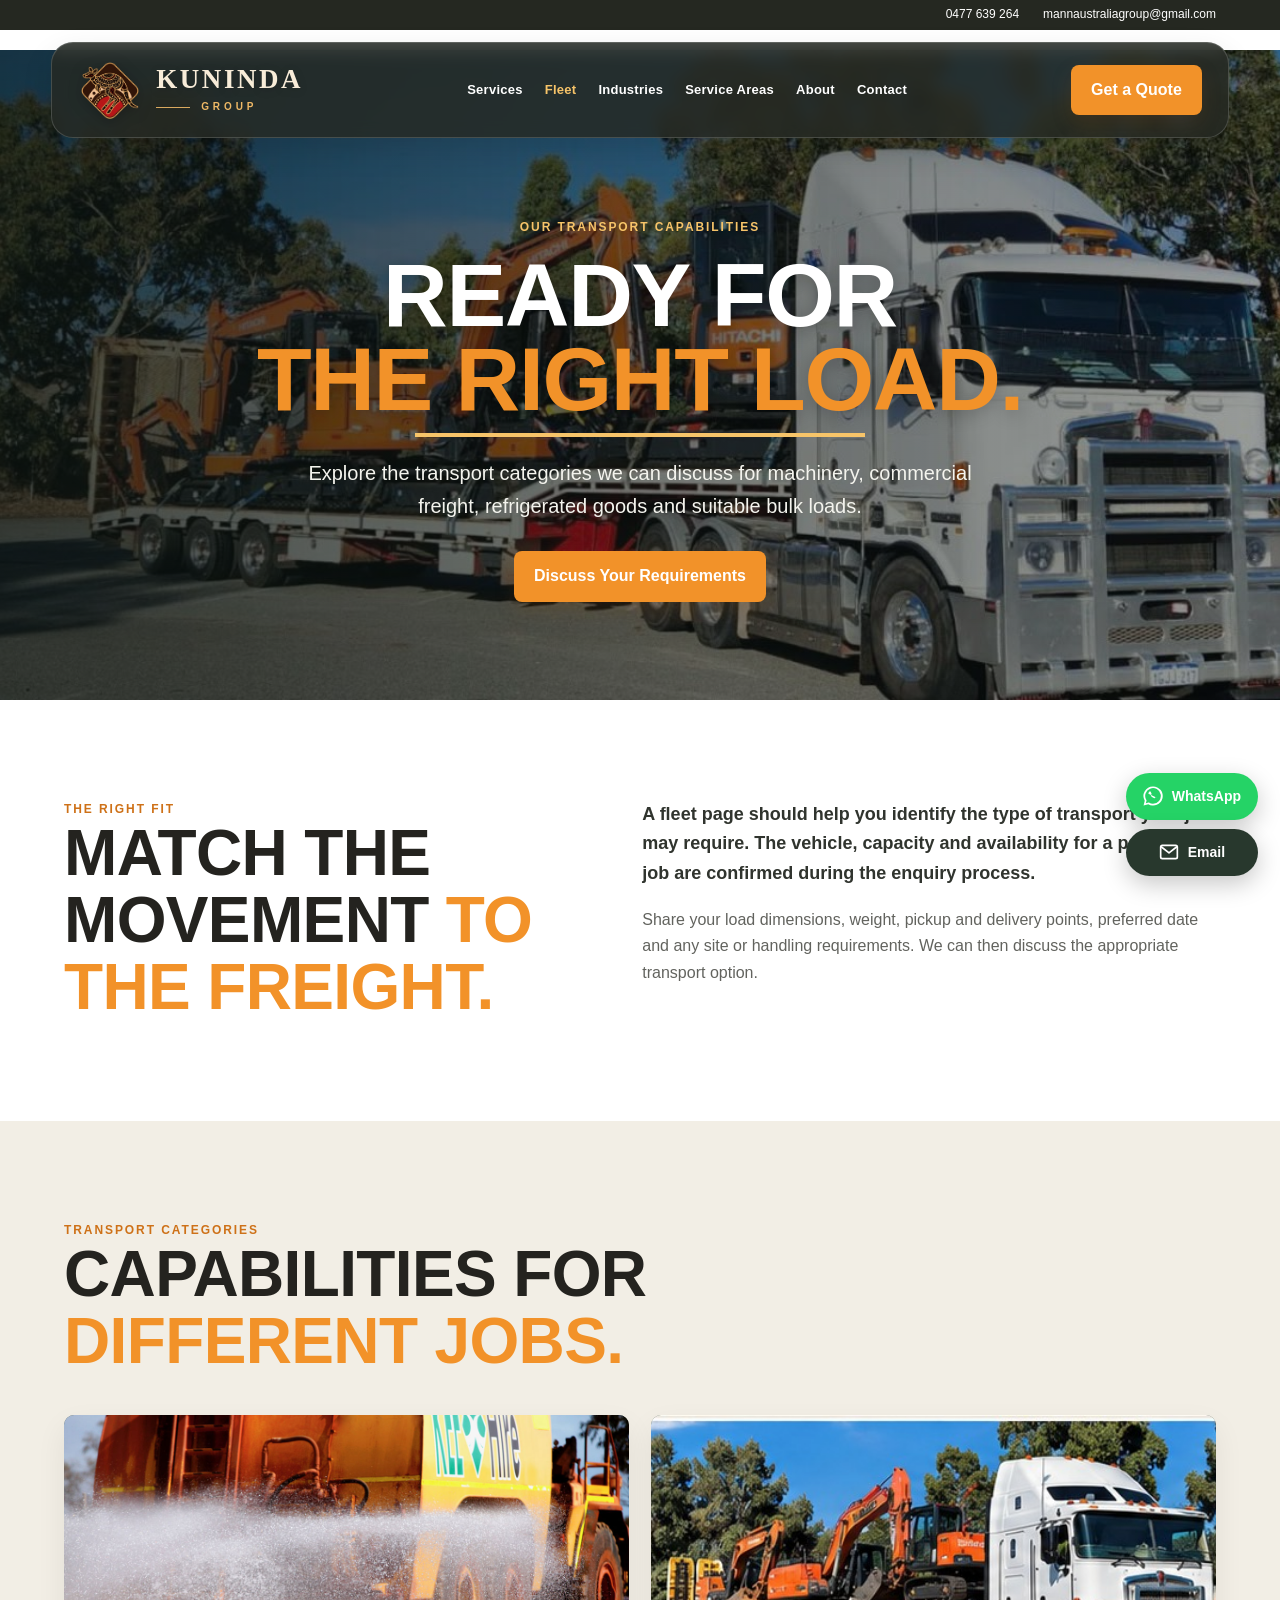
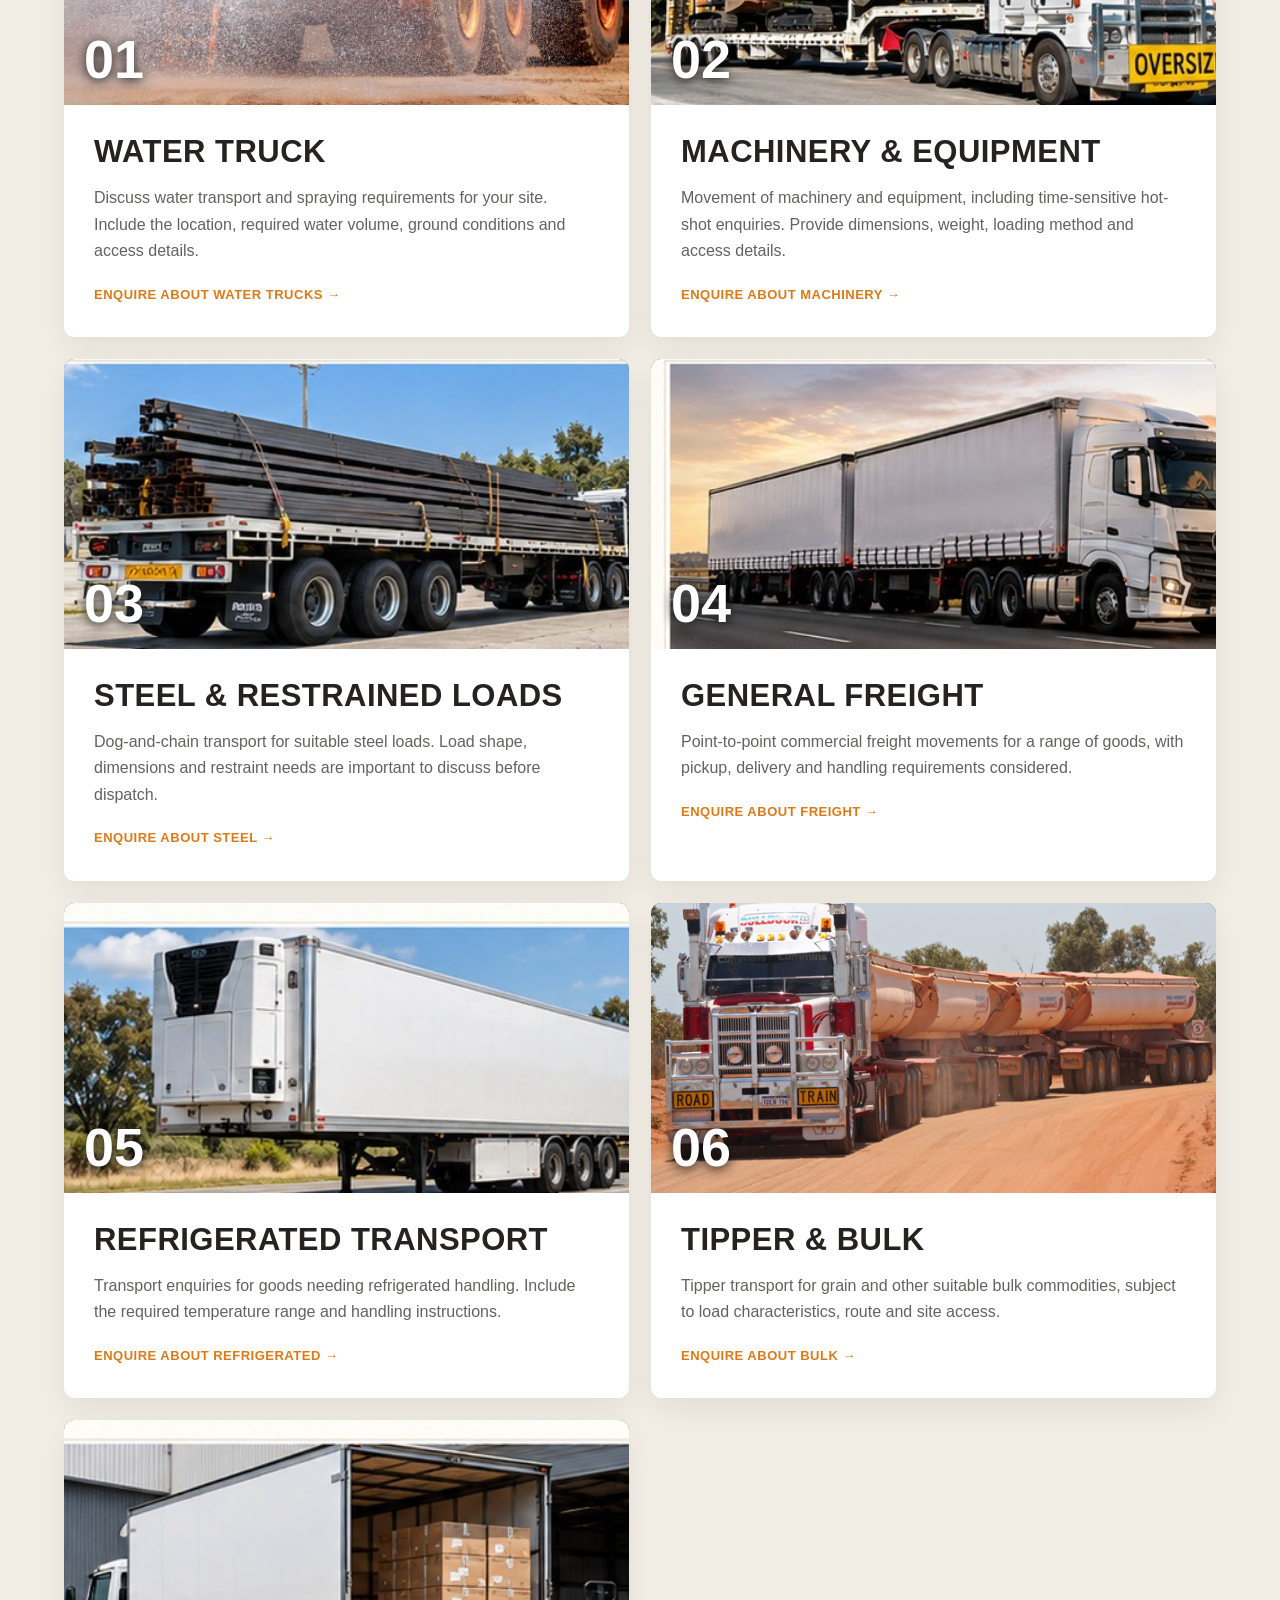
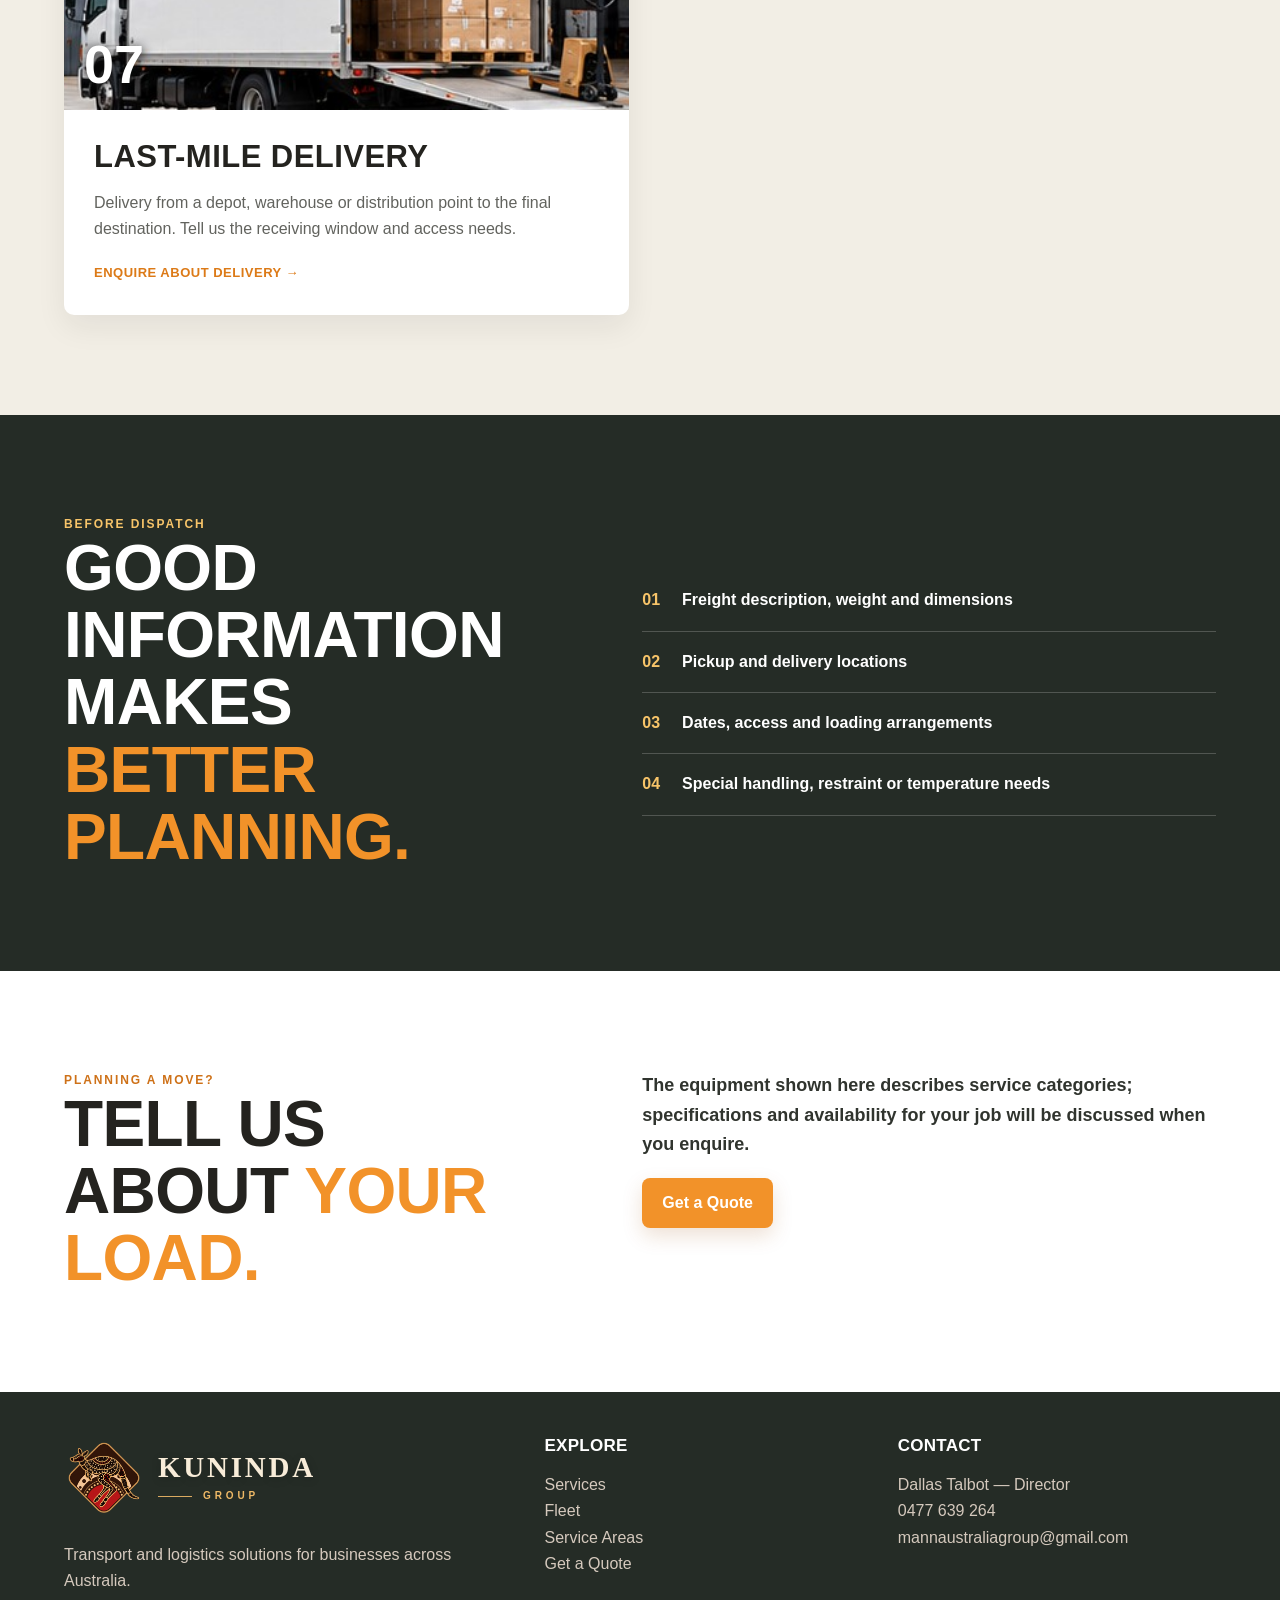
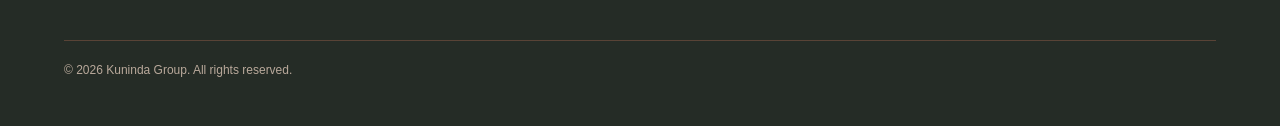
<file: fleet.html>
<!doctype html><html lang="en"><head><meta charset="utf-8"><meta name="viewport" content="width=device-width,initial-scale=1"><title>Fleet & Transport Capabilities | Kuninda Group</title><meta name="description" content="Explore transport categories for machinery, steel, general freight, refrigerated goods, tipper loads, water trucks and last-mile delivery."><link rel="icon" type="image/png" href="assets/kuninda-logo.png"><link rel="stylesheet" href="style.css"></head><body><div class="scroll-progress" aria-hidden="true"></div><div class="topbar"><a href="tel:+61477639264">0477 639 264</a><a href="mailto:mannaustraliagroup@gmail.com">mannaustraliagroup@gmail.com</a></div>
<nav><a class="logo" href="index.html" aria-label="Kuninda Group home"><img src="assets/kuninda-logo.png" alt="" class="brand-image" onerror="this.hidden=true"><span class="brand-wordmark">Kuninda <em>Group</em></span></a><div class="navlinks">
<a href="services.html">Services</a><a href="fleet.html">Fleet</a><a href="industries.html">Industries</a><a href="service-areas.html">Service Areas</a><a href="about.html">About</a><a href="contact.html">Contact</a></div>
<a class="navbtn" href="quote.html">Get a Quote</a><button class="menu" type="button" aria-label="Toggle navigation" aria-expanded="false">☰</button></nav><header class="hero subhero fleet-hero"><div class="hero-inner"><div class="eyebrow">Our transport capabilities</div><h1>Ready for<br><span>the right load.</span></h1><p>Explore the transport categories we can discuss for machinery, commercial freight, refrigerated goods and suitable bulk loads.</p><div class="actions"><a class="btn" href="quote.html">Discuss Your Requirements</a></div></div></header>
<section class="intro-section"><div class="editorial"><div><div class="eyebrow">The right fit</div><h2>Match the movement <span>to the freight.</span></h2></div><div><p class="lead">A fleet page should help you identify the type of transport your job may require. The vehicle, capacity and availability for a particular job are confirmed during the enquiry process.</p><p>Share your load dimensions, weight, pickup and delivery points, preferred date and any site or handling requirements. We can then discuss the appropriate transport option.</p></div></div></section>
<section class="services fleet-section"><div class="head"><div class="eyebrow">Transport categories</div><h2>Capabilities for <span>different jobs.</span></h2></div><div class="fleet-grid"><article class="fleet-tile"><div class="fleet-image water-img lazy-photo" data-bg="assets/water-trucks-perth.jpg" role="img" aria-label="Water truck spraying an unsealed road"><span>01</span></div><div class="fleet-copy"><h3>Water truck</h3><p>Discuss water transport and spraying requirements for your site. Include the location, required water volume, ground conditions and access details.</p><a class="learn" href="quote.html">Enquire about water trucks →</a></div></article><article class="fleet-tile"><div class="fleet-image machine-img lazy-photo" data-bg="assets/service-machinery.jpg"><span>02</span></div><div class="fleet-copy"><h3>Machinery &amp; equipment</h3><p>Movement of machinery and equipment, including time-sensitive hot-shot enquiries. Provide dimensions, weight, loading method and access details.</p><a class="learn" href="quote.html">Enquire about machinery →</a></div></article><article class="fleet-tile"><div class="fleet-image steel-img lazy-photo" data-bg="assets/service-steel.jpg"><span>03</span></div><div class="fleet-copy"><h3>Steel &amp; restrained loads</h3><p>Dog-and-chain transport for suitable steel loads. Load shape, dimensions and restraint needs are important to discuss before dispatch.</p><a class="learn" href="quote.html">Enquire about steel →</a></div></article><article class="fleet-tile"><div class="fleet-image general-img lazy-photo" data-bg="assets/service-general.jpg"><span>04</span></div><div class="fleet-copy"><h3>General freight</h3><p>Point-to-point commercial freight movements for a range of goods, with pickup, delivery and handling requirements considered.</p><a class="learn" href="quote.html">Enquire about freight →</a></div></article><article class="fleet-tile"><div class="fleet-image refrigerated-img lazy-photo" data-bg="assets/service-refrigerated.jpg"><span>05</span></div><div class="fleet-copy"><h3>Refrigerated transport</h3><p>Transport enquiries for goods needing refrigerated handling. Include the required temperature range and handling instructions.</p><a class="learn" href="quote.html">Enquire about refrigerated →</a></div></article><article class="fleet-tile"><div class="fleet-image tipper-img lazy-photo" data-bg="assets/tt.jpg"><span>06</span></div><div class="fleet-copy"><h3>Tipper &amp; bulk</h3><p>Tipper transport for grain and other suitable bulk commodities, subject to load characteristics, route and site access.</p><a class="learn" href="quote.html">Enquire about bulk →</a></div></article><article class="fleet-tile"><div class="fleet-image lastmile-img lazy-photo" data-bg="assets/service-last-mile.jpg"><span>07</span></div><div class="fleet-copy"><h3>Last-mile delivery</h3><p>Delivery from a depot, warehouse or distribution point to the final destination. Tell us the receiving window and access needs.</p><a class="learn" href="quote.html">Enquire about delivery →</a></div></article></div></section>
<section class="dark readiness"><div class="editorial"><div><div class="eyebrow">Before dispatch</div><h2>Good information makes <span>better planning.</span></h2></div><div class="checklist"><div><b>01</b><span>Freight description, weight and dimensions</span></div><div><b>02</b><span>Pickup and delivery locations</span></div><div><b>03</b><span>Dates, access and loading arrangements</span></div><div><b>04</b><span>Special handling, restraint or temperature needs</span></div></div></div></section>
<section><div class="editorial"><div><div class="eyebrow">Planning a move?</div><h2>Tell us about <span>your load.</span></h2></div><div><p class="lead">The equipment shown here describes service categories; specifications and availability for your job will be discussed when you enquire.</p><a class="btn" href="quote.html">Get a Quote</a></div></div></section><footer><div class="footgrid"><div><div class="logo"><img src="assets/kuninda-logo.png" alt="" class="brand-image" loading="lazy" decoding="async" onerror="this.hidden=true"><span class="brand-wordmark">Kuninda <em>Group</em></span></div><p>Transport and logistics solutions for businesses across Australia.</p></div>
<div><h3>Explore</h3><p><a href="services.html">Services</a><br><a href="fleet.html">Fleet</a><br><a href="service-areas.html">Service Areas</a><br><a href="quote.html">Get a Quote</a></p></div>
<div><h3>Contact</h3><p>Dallas Talbot — Director<br><a href="tel:+61477639264">0477 639 264</a><br><a href="mailto:mannaustraliagroup@gmail.com">mannaustraliagroup@gmail.com</a></p></div></div>
<div class="copyright">© 2026 Kuninda Group. All rights reserved.</div></footer><script>document.querySelectorAll(".menu").forEach(button=>button.addEventListener("click",()=>{const links=document.querySelector(".navlinks");const open=links.classList.toggle("open");button.setAttribute("aria-expanded",String(open));}));</script><aside class="quick-contact" aria-label="Quick contact options"><a class="quick-contact__wa" href="https://wa.me/61477639264?text=Hello%20Kuninda%20Group%2C%20I%20have%20a%20transport%20enquiry." target="_blank" rel="noopener noreferrer" aria-label="Chat with Kuninda Group on WhatsApp" title="Chat on WhatsApp"><svg viewBox="0 0 32 32" aria-hidden="true"><path fill="currentColor" d="M16 .8A15.2 15.2 0 0 0 2.8 23.6L.9 31l7.6-2A15.2 15.2 0 1 0 16 .8Zm0 27.6c-2.3 0-4.6-.6-6.5-1.9l-.5-.3-4.5 1.2 1.2-4.4-.3-.5a12.5 12.5 0 1 1 10.6 5.9Zm6.9-9.4c-.4-.2-2.2-1.1-2.5-1.2-.3-.1-.5-.2-.7.2s-1 1.2-1.2 1.4c-.2.2-.4.3-.8.1-.4-.2-1.6-.6-3.1-1.9-1.1-1-1.9-2.2-2.1-2.6-.2-.4 0-.6.2-.8l.6-.7.4-.6c.1-.2 0-.5 0-.7l-1.2-2.8c-.3-.7-.6-.6-.8-.6h-.7c-.3 0-.7.1-1 .5s-1.3 1.3-1.3 3.1 1.3 3.6c.3.5 2.6 3.9 6.2 5.5.9.4 1.6.6 2.2.8.9.3 1.8.2 2.4.1.7-.1 2.2-.9 2.6-1.8.3-.9.3-1.7.2-1.8-.1-.2-.3-.3-.7-.5Z"/></svg><span>WhatsApp</span></a><a class="quick-contact__mail" href="mailto:mannaustraliagroup@gmail.com?subject=Transport%20enquiry" aria-label="Email Kuninda Group" title="Email Kuninda Group"><svg viewBox="0 0 24 24" fill="none" stroke="currentColor" stroke-width="2" stroke-linecap="round" stroke-linejoin="round" aria-hidden="true"><rect x="2" y="4" width="20" height="16" rx="2"/><path d="m3 6 9 7 9-7"/></svg><span>Email</span></a></aside><script>document.querySelectorAll('.lazy-photo[data-bg]').forEach(el=>{const load=()=>{const img=new Image();img.decoding='async';img.onload=()=>{el.style.setProperty("--photo-url",`url("${el.dataset.bg}")`);el.classList.add('photo-loaded')};img.onerror=()=>el.classList.add('photo-unavailable');img.src=el.dataset.bg};if('IntersectionObserver'in window){new IntersectionObserver((entries,observer)=>{if(entries[0].isIntersecting){load();observer.unobserve(el)}},{rootMargin:'250px'}).observe(el)}else load()});</script><script>if('IntersectionObserver'in window&&!window.matchMedia('(prefers-reduced-motion: reduce)').matches){const targets=document.querySelectorAll('section .head,section .editorial,section .service-card,section .industry,section .fleet-tile,section .principle-grid article,section .contact-highlight,.stats .stat,.gallery,.banner');targets.forEach((el,i)=>{el.classList.add('reveal');el.style.setProperty('--reveal-delay',`${Math.min(i%4,3)*75}ms`)});document.documentElement.classList.add('motion-ready');const revealObserver=new IntersectionObserver((entries,observer)=>{for(const entry of entries)if(entry.isIntersecting){entry.target.classList.add('is-visible');observer.unobserve(entry.target)}},{threshold:.08,rootMargin:'0px 0px 60px 0px'});targets.forEach(el=>revealObserver.observe(el))}</script><script>(()=>{const bar=document.querySelector('.scroll-progress');const nav=document.querySelector('nav');let pending=false;const update=()=>{const max=document.documentElement.scrollHeight-innerHeight;bar.style.transform=`scaleX(${max>0?Math.min(1,scrollY/max):0})`;nav.classList.toggle('is-scrolled',scrollY>70);pending=false};addEventListener('scroll',()=>{if(!pending){pending=true;requestAnimationFrame(update)}},{passive:true});addEventListener('resize',update);update();const current=location.pathname.split('/').pop()||'index.html';document.querySelectorAll('.navlinks a').forEach(link=>{if(link.getAttribute('href')===current)link.setAttribute('aria-current','page')})})();</script></body></html>
</file>
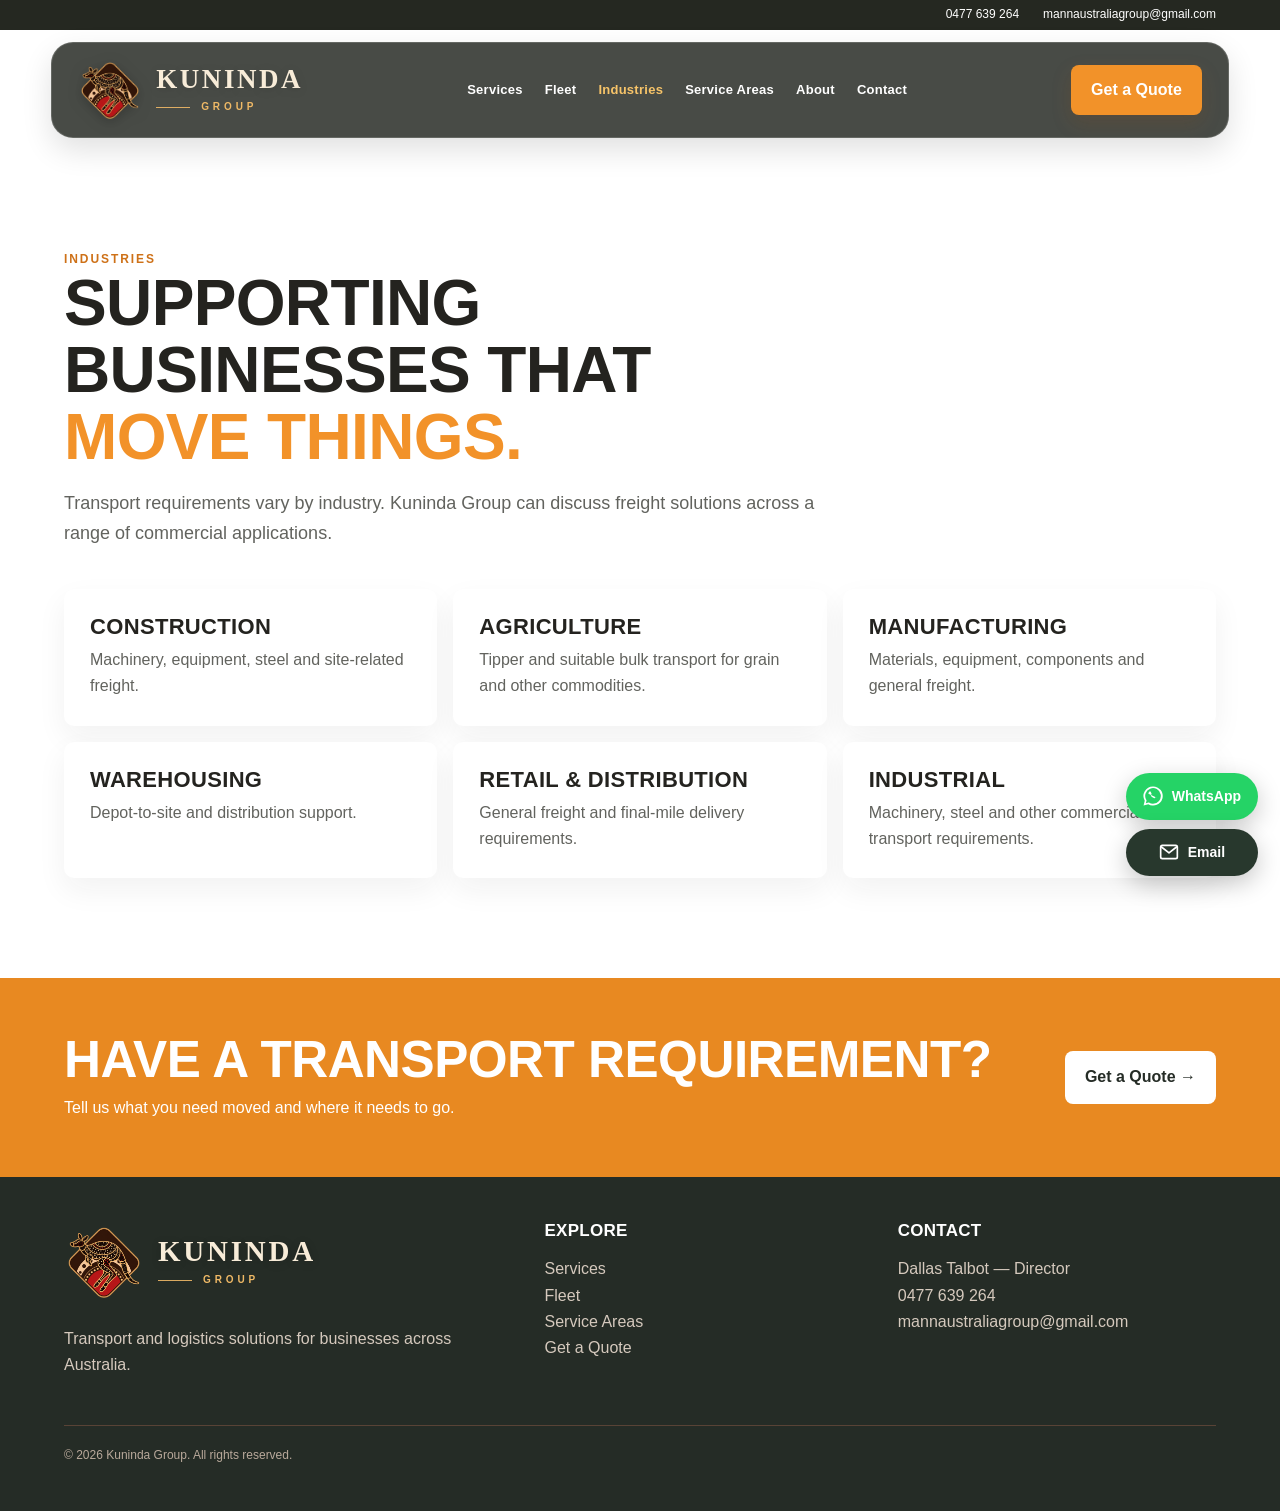
<file: industries.html>
<!doctype html><html lang="en"><head><meta charset="utf-8"><meta name="viewport" content="width=device-width,initial-scale=1"><title>Industries | Kuninda Group</title><meta name="description" content="Industries supported by Kuninda Group transport and logistics services across Australia."><link rel="icon" type="image/png" href="assets/kuninda-logo.png"><link rel="stylesheet" href="style.css"></head><body><div class="scroll-progress" aria-hidden="true"></div><div class="topbar"><a href="tel:+61477639264">0477 639 264</a><a href="mailto:mannaustraliagroup@gmail.com">mannaustraliagroup@gmail.com</a></div>
<nav><a class="logo" href="index.html" aria-label="Kuninda Group home"><img src="assets/kuninda-logo.png" alt="" class="brand-image" onerror="this.hidden=true"><span class="brand-wordmark">Kuninda <em>Group</em></span></a><div class="navlinks">
<a href="services.html">Services</a><a href="fleet.html">Fleet</a><a href="industries.html">Industries</a><a href="service-areas.html">Service Areas</a><a href="about.html">About</a><a href="contact.html">Contact</a></div>
<a class="navbtn" href="quote.html">Get a Quote</a><button class="menu" type="button" aria-label="Toggle navigation" aria-expanded="false">☰</button></nav>
<section><div class="head"><div class="eyebrow">Industries</div><h2>Supporting businesses that <span>move things.</span></h2><p class="lead">Transport requirements vary by industry. Kuninda Group can discuss freight solutions across a range of commercial applications.</p></div><div class="industries">
<div class="industry"><h3>Construction</h3><p>Machinery, equipment, steel and site-related freight.</p></div><div class="industry"><h3>Agriculture</h3><p>Tipper and suitable bulk transport for grain and other commodities.</p></div><div class="industry"><h3>Manufacturing</h3><p>Materials, equipment, components and general freight.</p></div><div class="industry"><h3>Warehousing</h3><p>Depot-to-site and distribution support.</p></div><div class="industry"><h3>Retail & Distribution</h3><p>General freight and final-mile delivery requirements.</p></div><div class="industry"><h3>Industrial</h3><p>Machinery, steel and other commercial transport requirements.</p></div>
</div></section><div class="banner"><div><h2>Have a transport requirement?</h2><p>Tell us what you need moved and where it needs to go.</p></div><a class="whitebtn" href="quote.html">Get a Quote →</a></div>
<footer><div class="footgrid"><div><div class="logo"><img src="assets/kuninda-logo.png" alt="" class="brand-image" loading="lazy" decoding="async" onerror="this.hidden=true"><span class="brand-wordmark">Kuninda <em>Group</em></span></div><p>Transport and logistics solutions for businesses across Australia.</p></div>
<div><h3>Explore</h3><p><a href="services.html">Services</a><br><a href="fleet.html">Fleet</a><br><a href="service-areas.html">Service Areas</a><br><a href="quote.html">Get a Quote</a></p></div>
<div><h3>Contact</h3><p>Dallas Talbot — Director<br><a href="tel:+61477639264">0477 639 264</a><br><a href="mailto:mannaustraliagroup@gmail.com">mannaustraliagroup@gmail.com</a></p></div></div>
<div class="copyright">© 2026 Kuninda Group. All rights reserved.</div></footer><script>document.querySelectorAll(".menu").forEach(button=>button.addEventListener("click",()=>{const links=document.querySelector(".navlinks");const open=links.classList.toggle("open");button.setAttribute("aria-expanded",String(open));}));</script><aside class="quick-contact" aria-label="Quick contact options"><a class="quick-contact__wa" href="https://wa.me/61477639264?text=Hello%20Kuninda%20Group%2C%20I%20have%20a%20transport%20enquiry." target="_blank" rel="noopener noreferrer" aria-label="Chat with Kuninda Group on WhatsApp" title="Chat on WhatsApp"><svg viewBox="0 0 32 32" aria-hidden="true"><path fill="currentColor" d="M16 .8A15.2 15.2 0 0 0 2.8 23.6L.9 31l7.6-2A15.2 15.2 0 1 0 16 .8Zm0 27.6c-2.3 0-4.6-.6-6.5-1.9l-.5-.3-4.5 1.2 1.2-4.4-.3-.5a12.5 12.5 0 1 1 10.6 5.9Zm6.9-9.4c-.4-.2-2.2-1.1-2.5-1.2-.3-.1-.5-.2-.7.2s-1 1.2-1.2 1.4c-.2.2-.4.3-.8.1-.4-.2-1.6-.6-3.1-1.9-1.1-1-1.9-2.2-2.1-2.6-.2-.4 0-.6.2-.8l.6-.7.4-.6c.1-.2 0-.5 0-.7l-1.2-2.8c-.3-.7-.6-.6-.8-.6h-.7c-.3 0-.7.1-1 .5s-1.3 1.3-1.3 3.1 1.3 3.6c.3.5 2.6 3.9 6.2 5.5.9.4 1.6.6 2.2.8.9.3 1.8.2 2.4.1.7-.1 2.2-.9 2.6-1.8.3-.9.3-1.7.2-1.8-.1-.2-.3-.3-.7-.5Z"/></svg><span>WhatsApp</span></a><a class="quick-contact__mail" href="mailto:mannaustraliagroup@gmail.com?subject=Transport%20enquiry" aria-label="Email Kuninda Group" title="Email Kuninda Group"><svg viewBox="0 0 24 24" fill="none" stroke="currentColor" stroke-width="2" stroke-linecap="round" stroke-linejoin="round" aria-hidden="true"><rect x="2" y="4" width="20" height="16" rx="2"/><path d="m3 6 9 7 9-7"/></svg><span>Email</span></a></aside><script>document.querySelectorAll('.lazy-photo[data-bg]').forEach(el=>{const load=()=>{const img=new Image();img.decoding='async';img.onload=()=>{el.style.setProperty("--photo-url",`url("${el.dataset.bg}")`);el.classList.add('photo-loaded')};img.onerror=()=>el.classList.add('photo-unavailable');img.src=el.dataset.bg};if('IntersectionObserver'in window){new IntersectionObserver((entries,observer)=>{if(entries[0].isIntersecting){load();observer.unobserve(el)}},{rootMargin:'250px'}).observe(el)}else load()});</script><script>if('IntersectionObserver'in window&&!window.matchMedia('(prefers-reduced-motion: reduce)').matches){const targets=document.querySelectorAll('section .head,section .editorial,section .service-card,section .industry,section .fleet-tile,section .principle-grid article,section .contact-highlight,.stats .stat,.gallery,.banner');targets.forEach((el,i)=>{el.classList.add('reveal');el.style.setProperty('--reveal-delay',`${Math.min(i%4,3)*75}ms`)});document.documentElement.classList.add('motion-ready');const revealObserver=new IntersectionObserver((entries,observer)=>{for(const entry of entries)if(entry.isIntersecting){entry.target.classList.add('is-visible');observer.unobserve(entry.target)}},{threshold:.08,rootMargin:'0px 0px 60px 0px'});targets.forEach(el=>revealObserver.observe(el))}</script><script>(()=>{const bar=document.querySelector('.scroll-progress');const nav=document.querySelector('nav');let pending=false;const update=()=>{const max=document.documentElement.scrollHeight-innerHeight;bar.style.transform=`scaleX(${max>0?Math.min(1,scrollY/max):0})`;nav.classList.toggle('is-scrolled',scrollY>70);pending=false};addEventListener('scroll',()=>{if(!pending){pending=true;requestAnimationFrame(update)}},{passive:true});addEventListener('resize',update);update();const current=location.pathname.split('/').pop()||'index.html';document.querySelectorAll('.navlinks a').forEach(link=>{if(link.getAttribute('href')===current)link.setAttribute('aria-current','page')})})();</script></body></html>
</file>
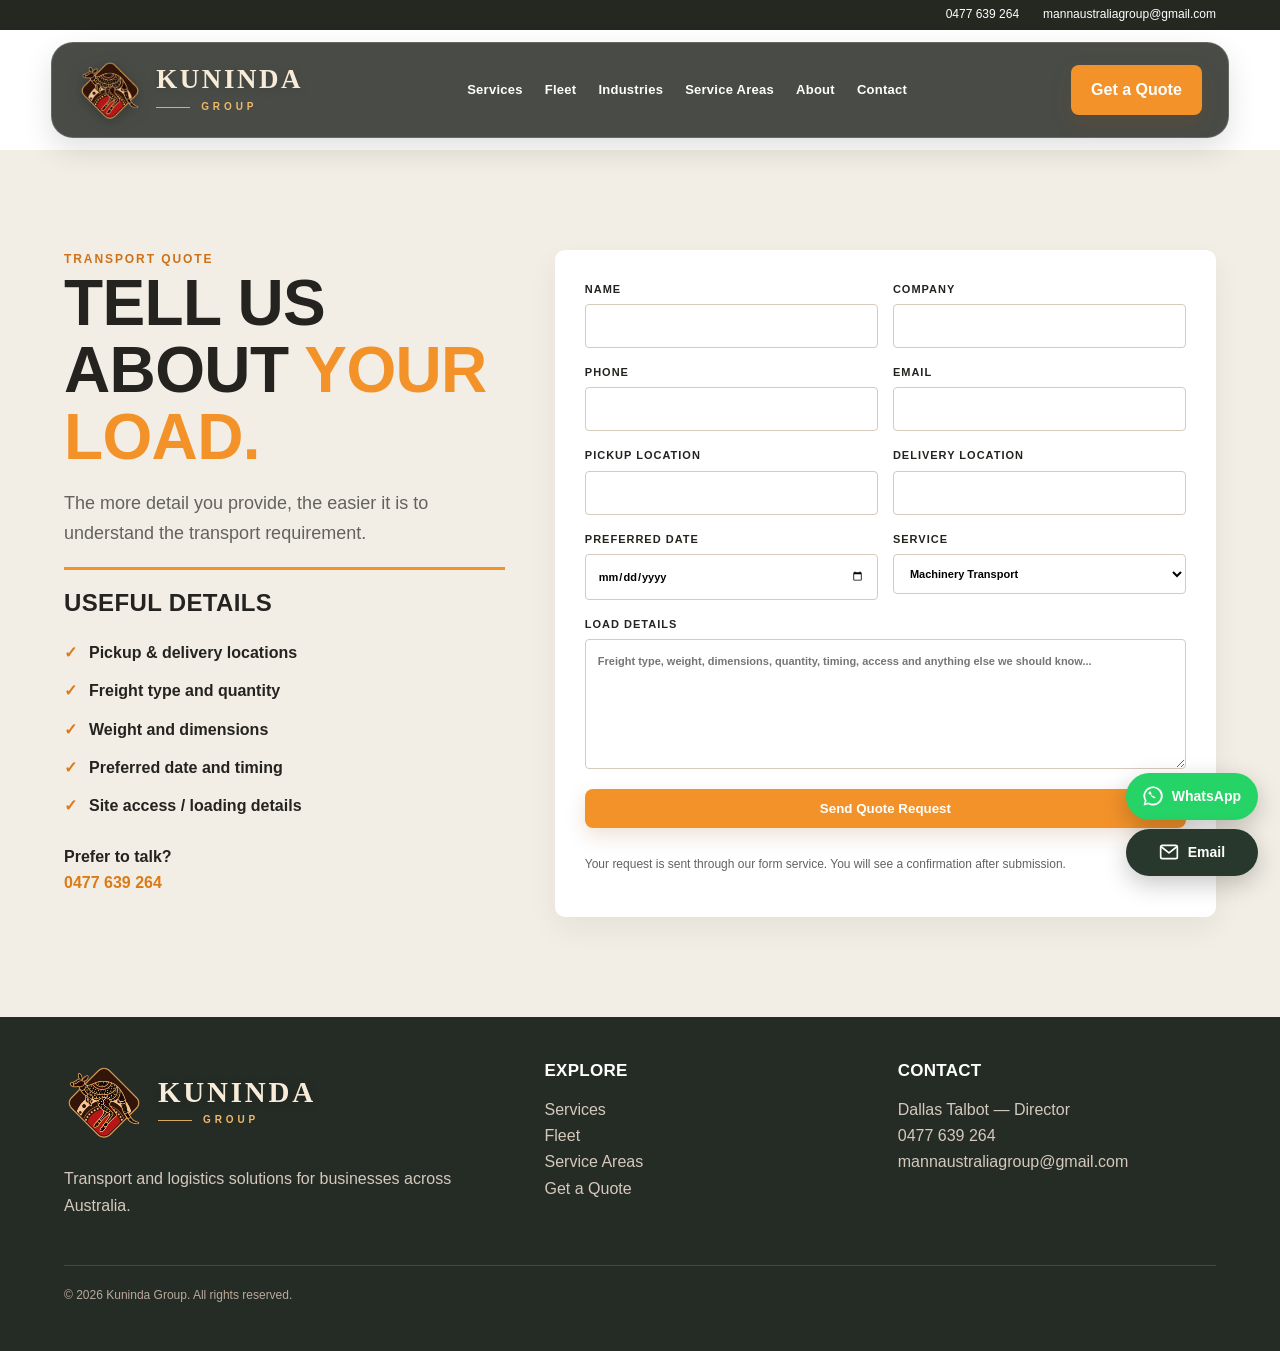
<file: quote.html>
<!doctype html><html lang="en"><head><meta charset="utf-8"><meta name="viewport" content="width=device-width,initial-scale=1"><title>Get a Quote | Kuninda Group</title><meta name="description" content="Request a transport quote from Kuninda Group for freight across Australia."><link rel="icon" type="image/png" href="assets/kuninda-logo.png"><link rel="stylesheet" href="style.css"></head><body><div class="scroll-progress" aria-hidden="true"></div><div class="topbar"><a href="tel:+61477639264">0477 639 264</a><a href="mailto:mannaustraliagroup@gmail.com">mannaustraliagroup@gmail.com</a></div>
<nav><a class="logo" href="index.html" aria-label="Kuninda Group home"><img src="assets/kuninda-logo.png" alt="" class="brand-image" onerror="this.hidden=true"><span class="brand-wordmark">Kuninda <em>Group</em></span></a><div class="navlinks">
<a href="services.html">Services</a><a href="fleet.html">Fleet</a><a href="industries.html">Industries</a><a href="service-areas.html">Service Areas</a><a href="about.html">About</a><a href="contact.html">Contact</a></div>
<a class="navbtn" href="quote.html">Get a Quote</a><button class="menu" type="button" aria-label="Toggle navigation" aria-expanded="false">☰</button></nav>
<section class="quote"><div><div class="eyebrow">Transport quote</div><h2>Tell us about <span>your load.</span></h2><p class="lead">The more detail you provide, the easier it is to understand the transport requirement.</p><div class="contactbox"><h3>Useful details</h3><div class="checks"><div class="check"><b>✓</b> Pickup & delivery locations</div><div class="check"><b>✓</b> Freight type and quantity</div><div class="check"><b>✓</b> Weight and dimensions</div><div class="check"><b>✓</b> Preferred date and timing</div><div class="check"><b>✓</b> Site access / loading details</div></div><p><strong>Prefer to talk?</strong><br><a href="tel:+61477639264">0477 639 264</a></p></div></div>
<form action="https://formsubmit.co/mannaustraliagroup@gmail.com" method="POST"><input type="hidden" name="_subject" value="New transport quote request"><input type="hidden" name="_template" value="table"><input type="text" name="_honey" class="honeypot" tabindex="-1" autocomplete="off" aria-hidden="true"><div class="row"><label>Name<input name="Name" required></label><label>Company<input name="Company"></label></div><div class="row"><label>Phone<input name="Phone" type="tel" required></label><label>Email<input name="email" type="email" required></label></div><div class="row"><label>Pickup location<input name="Pickup" required></label><label>Delivery location<input name="Delivery" required></label></div><div class="row"><label>Preferred date<input name="Preferred date" type="date"></label><label>Service<select name="Service"><option>Machinery Transport</option><option>Steel Work</option><option>General Freight</option><option>Last-Mile Delivery</option><option>Refrigerated Transport</option><option>Tipper Transport</option><option>Other</option></select></label></div><label>Load details<textarea name="Load details" required placeholder="Freight type, weight, dimensions, quantity, timing, access and anything else we should know..."></textarea></label><button class="btn" type="submit">Send Quote Request</button><p class="note">Your request is sent through our form service. You will see a confirmation after submission.</p></form></section>
<footer><div class="footgrid"><div><div class="logo"><img src="assets/kuninda-logo.png" alt="" class="brand-image" loading="lazy" decoding="async" onerror="this.hidden=true"><span class="brand-wordmark">Kuninda <em>Group</em></span></div><p>Transport and logistics solutions for businesses across Australia.</p></div>
<div><h3>Explore</h3><p><a href="services.html">Services</a><br><a href="fleet.html">Fleet</a><br><a href="service-areas.html">Service Areas</a><br><a href="quote.html">Get a Quote</a></p></div>
<div><h3>Contact</h3><p>Dallas Talbot — Director<br><a href="tel:+61477639264">0477 639 264</a><br><a href="mailto:mannaustraliagroup@gmail.com">mannaustraliagroup@gmail.com</a></p></div></div>
<div class="copyright">© 2026 Kuninda Group. All rights reserved.</div></footer><script>document.querySelectorAll(".menu").forEach(button=>button.addEventListener("click",()=>{const links=document.querySelector(".navlinks");const open=links.classList.toggle("open");button.setAttribute("aria-expanded",String(open));}));</script><aside class="quick-contact" aria-label="Quick contact options"><a class="quick-contact__wa" href="https://wa.me/61477639264?text=Hello%20Kuninda%20Group%2C%20I%20have%20a%20transport%20enquiry." target="_blank" rel="noopener noreferrer" aria-label="Chat with Kuninda Group on WhatsApp" title="Chat on WhatsApp"><svg viewBox="0 0 32 32" aria-hidden="true"><path fill="currentColor" d="M16 .8A15.2 15.2 0 0 0 2.8 23.6L.9 31l7.6-2A15.2 15.2 0 1 0 16 .8Zm0 27.6c-2.3 0-4.6-.6-6.5-1.9l-.5-.3-4.5 1.2 1.2-4.4-.3-.5a12.5 12.5 0 1 1 10.6 5.9Zm6.9-9.4c-.4-.2-2.2-1.1-2.5-1.2-.3-.1-.5-.2-.7.2s-1 1.2-1.2 1.4c-.2.2-.4.3-.8.1-.4-.2-1.6-.6-3.1-1.9-1.1-1-1.9-2.2-2.1-2.6-.2-.4 0-.6.2-.8l.6-.7.4-.6c.1-.2 0-.5 0-.7l-1.2-2.8c-.3-.7-.6-.6-.8-.6h-.7c-.3 0-.7.1-1 .5s-1.3 1.3-1.3 3.1 1.3 3.6c.3.5 2.6 3.9 6.2 5.5.9.4 1.6.6 2.2.8.9.3 1.8.2 2.4.1.7-.1 2.2-.9 2.6-1.8.3-.9.3-1.7.2-1.8-.1-.2-.3-.3-.7-.5Z"/></svg><span>WhatsApp</span></a><a class="quick-contact__mail" href="mailto:mannaustraliagroup@gmail.com?subject=Transport%20enquiry" aria-label="Email Kuninda Group" title="Email Kuninda Group"><svg viewBox="0 0 24 24" fill="none" stroke="currentColor" stroke-width="2" stroke-linecap="round" stroke-linejoin="round" aria-hidden="true"><rect x="2" y="4" width="20" height="16" rx="2"/><path d="m3 6 9 7 9-7"/></svg><span>Email</span></a></aside><script>document.querySelectorAll('.lazy-photo[data-bg]').forEach(el=>{const load=()=>{const img=new Image();img.decoding='async';img.onload=()=>{el.style.setProperty("--photo-url",`url("${el.dataset.bg}")`);el.classList.add('photo-loaded')};img.onerror=()=>el.classList.add('photo-unavailable');img.src=el.dataset.bg};if('IntersectionObserver'in window){new IntersectionObserver((entries,observer)=>{if(entries[0].isIntersecting){load();observer.unobserve(el)}},{rootMargin:'250px'}).observe(el)}else load()});</script><script>if('IntersectionObserver'in window&&!window.matchMedia('(prefers-reduced-motion: reduce)').matches){const targets=document.querySelectorAll('section .head,section .editorial,section .service-card,section .industry,section .fleet-tile,section .principle-grid article,section .contact-highlight,.stats .stat,.gallery,.banner');targets.forEach((el,i)=>{el.classList.add('reveal');el.style.setProperty('--reveal-delay',`${Math.min(i%4,3)*75}ms`)});document.documentElement.classList.add('motion-ready');const revealObserver=new IntersectionObserver((entries,observer)=>{for(const entry of entries)if(entry.isIntersecting){entry.target.classList.add('is-visible');observer.unobserve(entry.target)}},{threshold:.08,rootMargin:'0px 0px 60px 0px'});targets.forEach(el=>revealObserver.observe(el))}</script><script>(()=>{const bar=document.querySelector('.scroll-progress');const nav=document.querySelector('nav');let pending=false;const update=()=>{const max=document.documentElement.scrollHeight-innerHeight;bar.style.transform=`scaleX(${max>0?Math.min(1,scrollY/max):0})`;nav.classList.toggle('is-scrolled',scrollY>70);pending=false};addEventListener('scroll',()=>{if(!pending){pending=true;requestAnimationFrame(update)}},{passive:true});addEventListener('resize',update);update();const current=location.pathname.split('/').pop()||'index.html';document.querySelectorAll('.navlinks a').forEach(link=>{if(link.getAttribute('href')===current)link.setAttribute('aria-current','page')})})();</script></body></html>
</file>
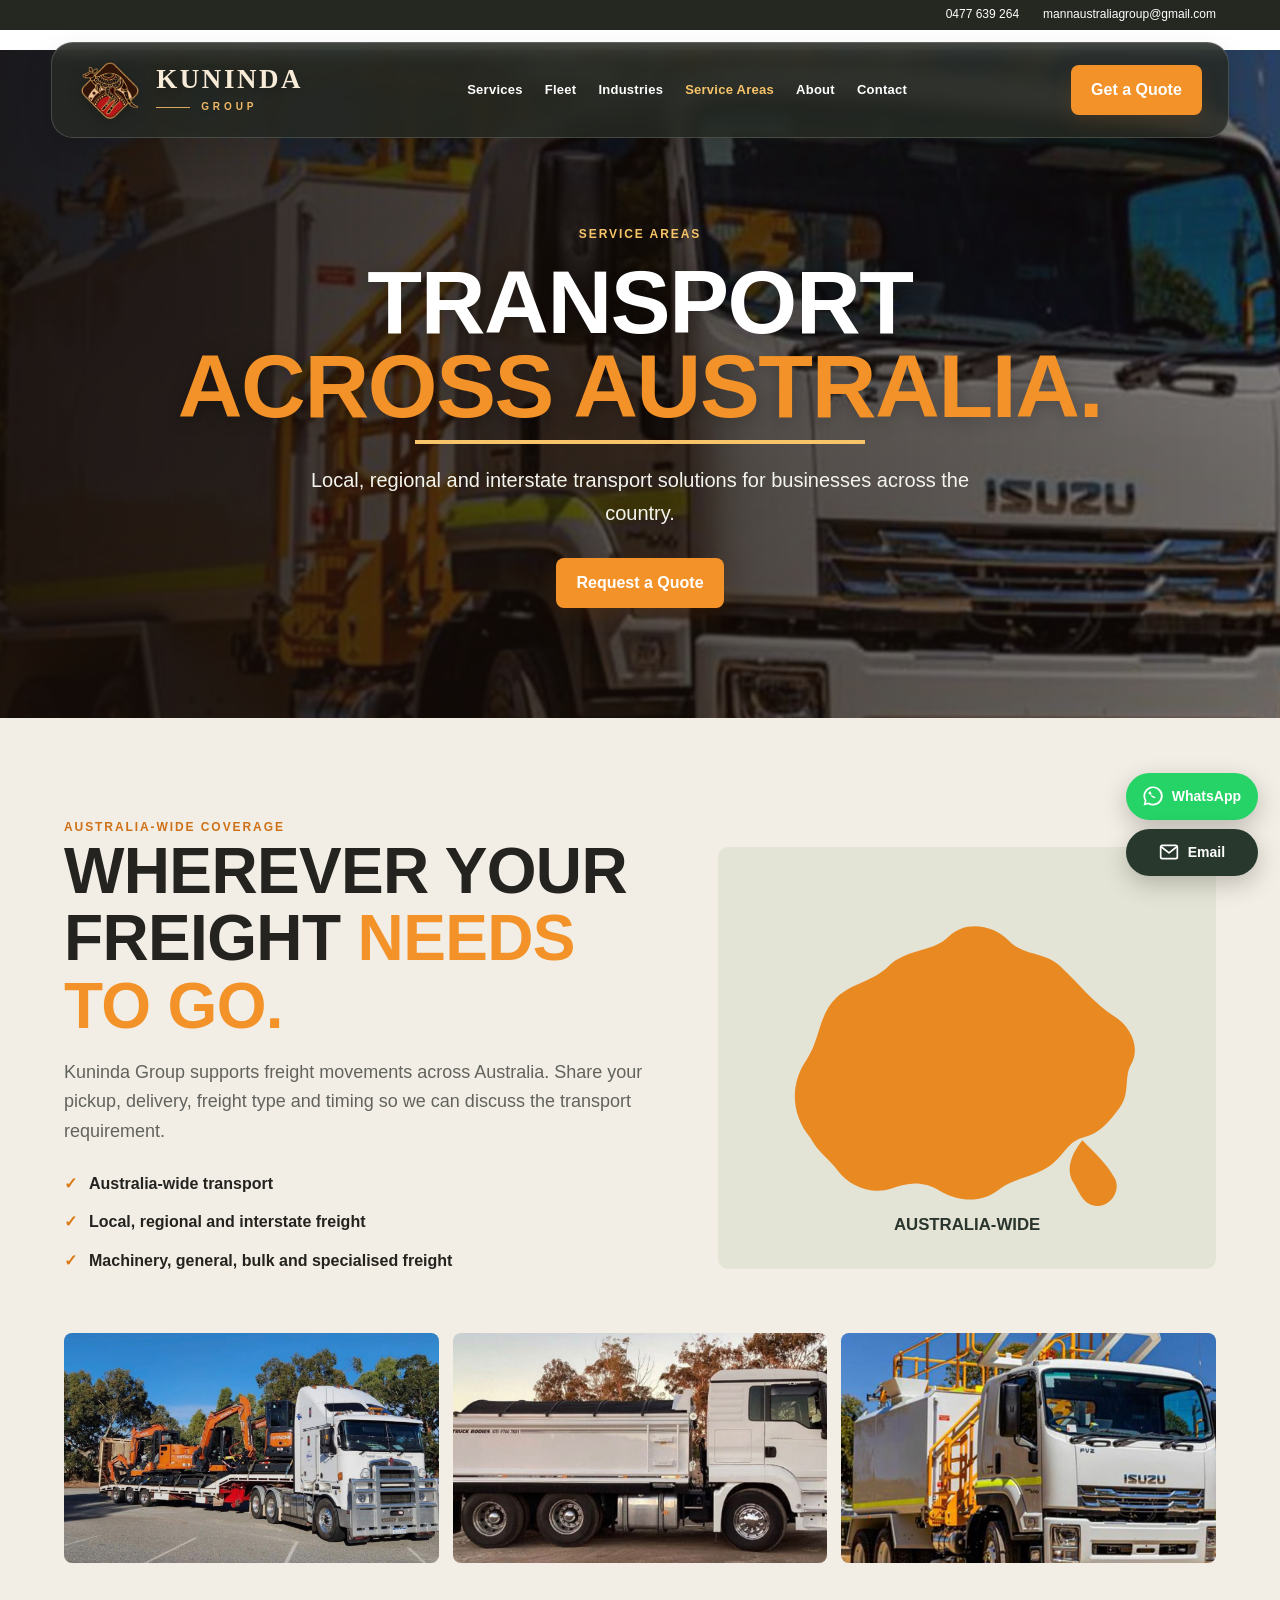
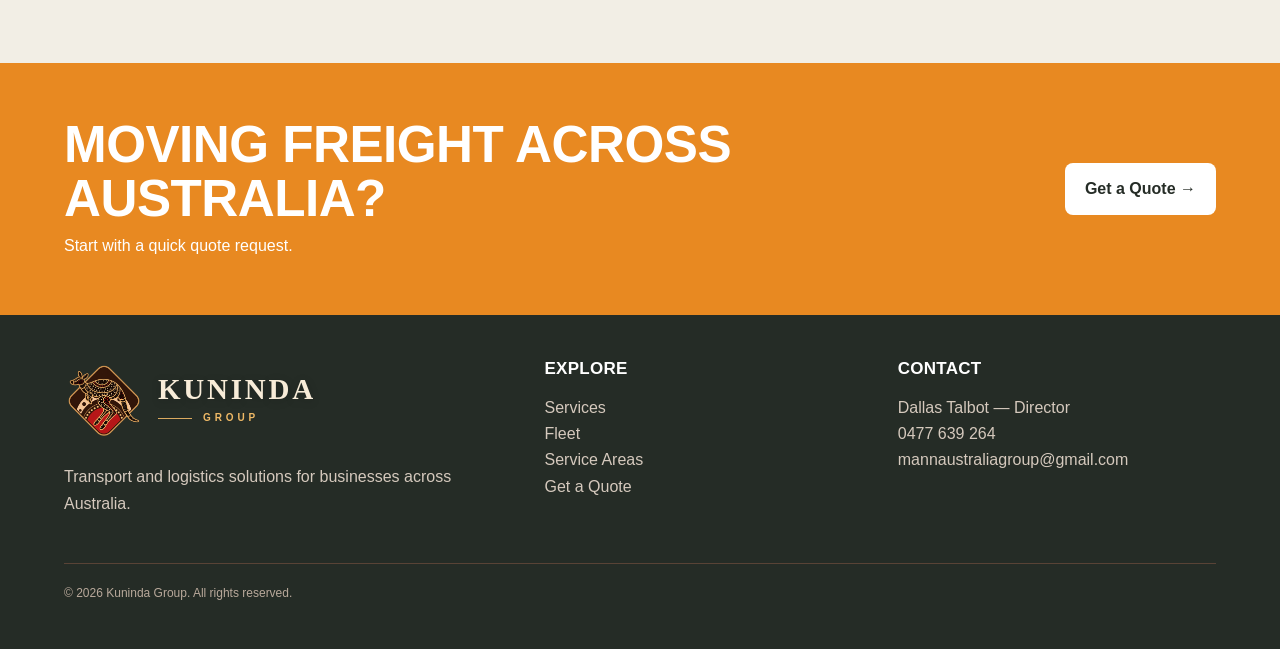
<file: service-areas.html>
<!doctype html><html lang="en"><head><meta charset="utf-8"><meta name="viewport" content="width=device-width,initial-scale=1"><title>Service Areas | Kuninda Group</title><meta name="description" content="Kuninda Group provides transport and logistics services across Australia."><link rel="icon" type="image/png" href="assets/kuninda-logo.png"><link rel="stylesheet" href="style.css"></head><body><div class="scroll-progress" aria-hidden="true"></div><div class="topbar"><a href="tel:+61477639264">0477 639 264</a><a href="mailto:mannaustraliagroup@gmail.com">mannaustraliagroup@gmail.com</a></div>
<nav><a class="logo" href="index.html" aria-label="Kuninda Group home"><img src="assets/kuninda-logo.png" alt="" class="brand-image" onerror="this.hidden=true"><span class="brand-wordmark">Kuninda <em>Group</em></span></a><div class="navlinks">
<a href="services.html">Services</a><a href="fleet.html">Fleet</a><a href="industries.html">Industries</a><a href="service-areas.html">Service Areas</a><a href="about.html">About</a><a href="contact.html">Contact</a></div>
<a class="navbtn" href="quote.html">Get a Quote</a><button class="menu" type="button" aria-label="Toggle navigation" aria-expanded="false">☰</button></nav>
<header class="hero" style="min-height:520px;background:linear-gradient(90deg,rgba(20,12,8,.91),rgba(20,12,8,.5)),url('assets/truck-service.jpg') center/cover"><div class="hero-inner"><div class="eyebrow">Service Areas</div><h1>Transport<br><span>Across Australia.</span></h1><p>Local, regional and interstate transport solutions for businesses across the country.</p><div class="actions"><a class="btn" href="quote.html">Request a Quote</a></div></div></header>
<section class="areas"><div class="area-grid"><div><div class="eyebrow">Australia-wide coverage</div><h2>Wherever your freight <span>needs to go.</span></h2><p class="lead">Kuninda Group supports freight movements across Australia. Share your pickup, delivery, freight type and timing so we can discuss the transport requirement.</p><div class="checks"><div class="check"><b>✓</b> Australia-wide transport</div><div class="check"><b>✓</b> Local, regional and interstate freight</div><div class="check"><b>✓</b> Machinery, general, bulk and specialised freight</div></div></div><div class="map"><svg viewBox="0 0 600 500"><path d="M95 355 C70 325 67 285 90 252 C108 225 105 194 129 171 C151 151 177 150 197 130 C220 107 255 112 276 91 C298 69 335 76 354 96 C374 117 401 111 421 129 C447 153 465 178 492 195 C515 209 527 237 515 258 C505 275 514 296 500 315 C486 334 474 349 450 355 C432 360 426 379 409 391 C389 406 361 407 341 423 C318 441 288 438 264 424 C240 410 222 414 201 421 C174 430 145 417 131 398 C118 381 105 374 95 355 Z" fill="#b62e23"/><path d="M451 358 C465 373 482 387 493 407 C502 423 489 443 472 444 C453 445 447 426 439 413 C432 401 431 383 451 358 Z" fill="#b62e23"/><text x="300" y="475" text-anchor="middle" font-family="Arial" font-size="22" font-weight="800" fill="#3a2114">AUSTRALIA-WIDE</text></svg></div></div>
<div class="area-photos"><div class="area-photo a lazy-photo" data-bg="assets/truck-machinery.jpg"></div><div class="area-photo b lazy-photo" data-bg="assets/truck-tipper.jpg"></div><div class="area-photo c lazy-photo" data-bg="assets/truck-service.jpg"></div></div></section>
<div class="banner"><div><h2>Moving freight across Australia?</h2><p>Start with a quick quote request.</p></div><a class="whitebtn" href="quote.html">Get a Quote →</a></div>
<footer><div class="footgrid"><div><div class="logo"><img src="assets/kuninda-logo.png" alt="" class="brand-image" loading="lazy" decoding="async" onerror="this.hidden=true"><span class="brand-wordmark">Kuninda <em>Group</em></span></div><p>Transport and logistics solutions for businesses across Australia.</p></div>
<div><h3>Explore</h3><p><a href="services.html">Services</a><br><a href="fleet.html">Fleet</a><br><a href="service-areas.html">Service Areas</a><br><a href="quote.html">Get a Quote</a></p></div>
<div><h3>Contact</h3><p>Dallas Talbot — Director<br><a href="tel:+61477639264">0477 639 264</a><br><a href="mailto:mannaustraliagroup@gmail.com">mannaustraliagroup@gmail.com</a></p></div></div>
<div class="copyright">© 2026 Kuninda Group. All rights reserved.</div></footer><script>document.querySelectorAll(".menu").forEach(button=>button.addEventListener("click",()=>{const links=document.querySelector(".navlinks");const open=links.classList.toggle("open");button.setAttribute("aria-expanded",String(open));}));</script><aside class="quick-contact" aria-label="Quick contact options"><a class="quick-contact__wa" href="https://wa.me/61477639264?text=Hello%20Kuninda%20Group%2C%20I%20have%20a%20transport%20enquiry." target="_blank" rel="noopener noreferrer" aria-label="Chat with Kuninda Group on WhatsApp" title="Chat on WhatsApp"><svg viewBox="0 0 32 32" aria-hidden="true"><path fill="currentColor" d="M16 .8A15.2 15.2 0 0 0 2.8 23.6L.9 31l7.6-2A15.2 15.2 0 1 0 16 .8Zm0 27.6c-2.3 0-4.6-.6-6.5-1.9l-.5-.3-4.5 1.2 1.2-4.4-.3-.5a12.5 12.5 0 1 1 10.6 5.9Zm6.9-9.4c-.4-.2-2.2-1.1-2.5-1.2-.3-.1-.5-.2-.7.2s-1 1.2-1.2 1.4c-.2.2-.4.3-.8.1-.4-.2-1.6-.6-3.1-1.9-1.1-1-1.9-2.2-2.1-2.6-.2-.4 0-.6.2-.8l.6-.7.4-.6c.1-.2 0-.5 0-.7l-1.2-2.8c-.3-.7-.6-.6-.8-.6h-.7c-.3 0-.7.1-1 .5s-1.3 1.3-1.3 3.1 1.3 3.6c.3.5 2.6 3.9 6.2 5.5.9.4 1.6.6 2.2.8.9.3 1.8.2 2.4.1.7-.1 2.2-.9 2.6-1.8.3-.9.3-1.7.2-1.8-.1-.2-.3-.3-.7-.5Z"/></svg><span>WhatsApp</span></a><a class="quick-contact__mail" href="mailto:mannaustraliagroup@gmail.com?subject=Transport%20enquiry" aria-label="Email Kuninda Group" title="Email Kuninda Group"><svg viewBox="0 0 24 24" fill="none" stroke="currentColor" stroke-width="2" stroke-linecap="round" stroke-linejoin="round" aria-hidden="true"><rect x="2" y="4" width="20" height="16" rx="2"/><path d="m3 6 9 7 9-7"/></svg><span>Email</span></a></aside><script>document.querySelectorAll('.lazy-photo[data-bg]').forEach(el=>{const load=()=>{const img=new Image();img.decoding='async';img.onload=()=>{el.style.setProperty("--photo-url",`url("${el.dataset.bg}")`);el.classList.add('photo-loaded')};img.onerror=()=>el.classList.add('photo-unavailable');img.src=el.dataset.bg};if('IntersectionObserver'in window){new IntersectionObserver((entries,observer)=>{if(entries[0].isIntersecting){load();observer.unobserve(el)}},{rootMargin:'250px'}).observe(el)}else load()});</script><script>if('IntersectionObserver'in window&&!window.matchMedia('(prefers-reduced-motion: reduce)').matches){const targets=document.querySelectorAll('section .head,section .editorial,section .service-card,section .industry,section .fleet-tile,section .principle-grid article,section .contact-highlight,.stats .stat,.gallery,.banner');targets.forEach((el,i)=>{el.classList.add('reveal');el.style.setProperty('--reveal-delay',`${Math.min(i%4,3)*75}ms`)});document.documentElement.classList.add('motion-ready');const revealObserver=new IntersectionObserver((entries,observer)=>{for(const entry of entries)if(entry.isIntersecting){entry.target.classList.add('is-visible');observer.unobserve(entry.target)}},{threshold:.08,rootMargin:'0px 0px 60px 0px'});targets.forEach(el=>revealObserver.observe(el))}</script><script>(()=>{const bar=document.querySelector('.scroll-progress');const nav=document.querySelector('nav');let pending=false;const update=()=>{const max=document.documentElement.scrollHeight-innerHeight;bar.style.transform=`scaleX(${max>0?Math.min(1,scrollY/max):0})`;nav.classList.toggle('is-scrolled',scrollY>70);pending=false};addEventListener('scroll',()=>{if(!pending){pending=true;requestAnimationFrame(update)}},{passive:true});addEventListener('resize',update);update();const current=location.pathname.split('/').pop()||'index.html';document.querySelectorAll('.navlinks a').forEach(link=>{if(link.getAttribute('href')===current)link.setAttribute('aria-current','page')})})();</script></body></html>
</file>
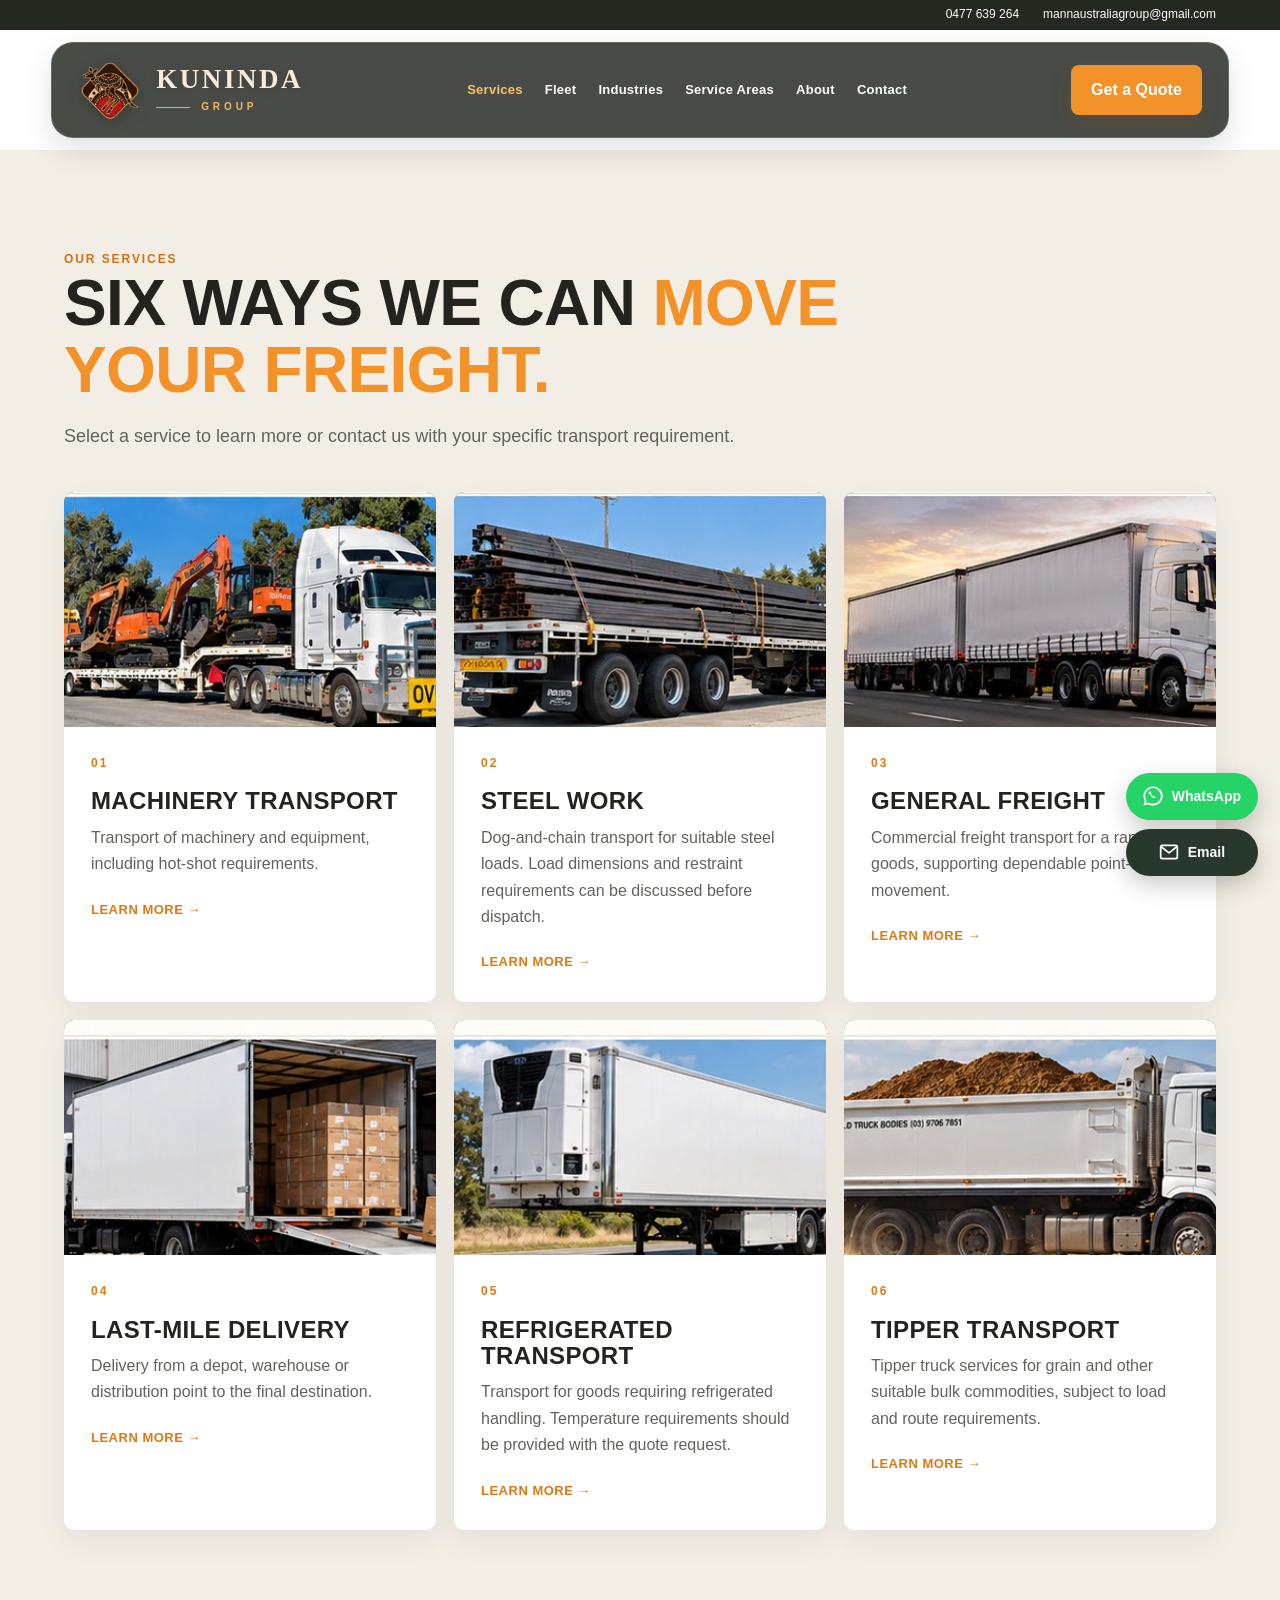
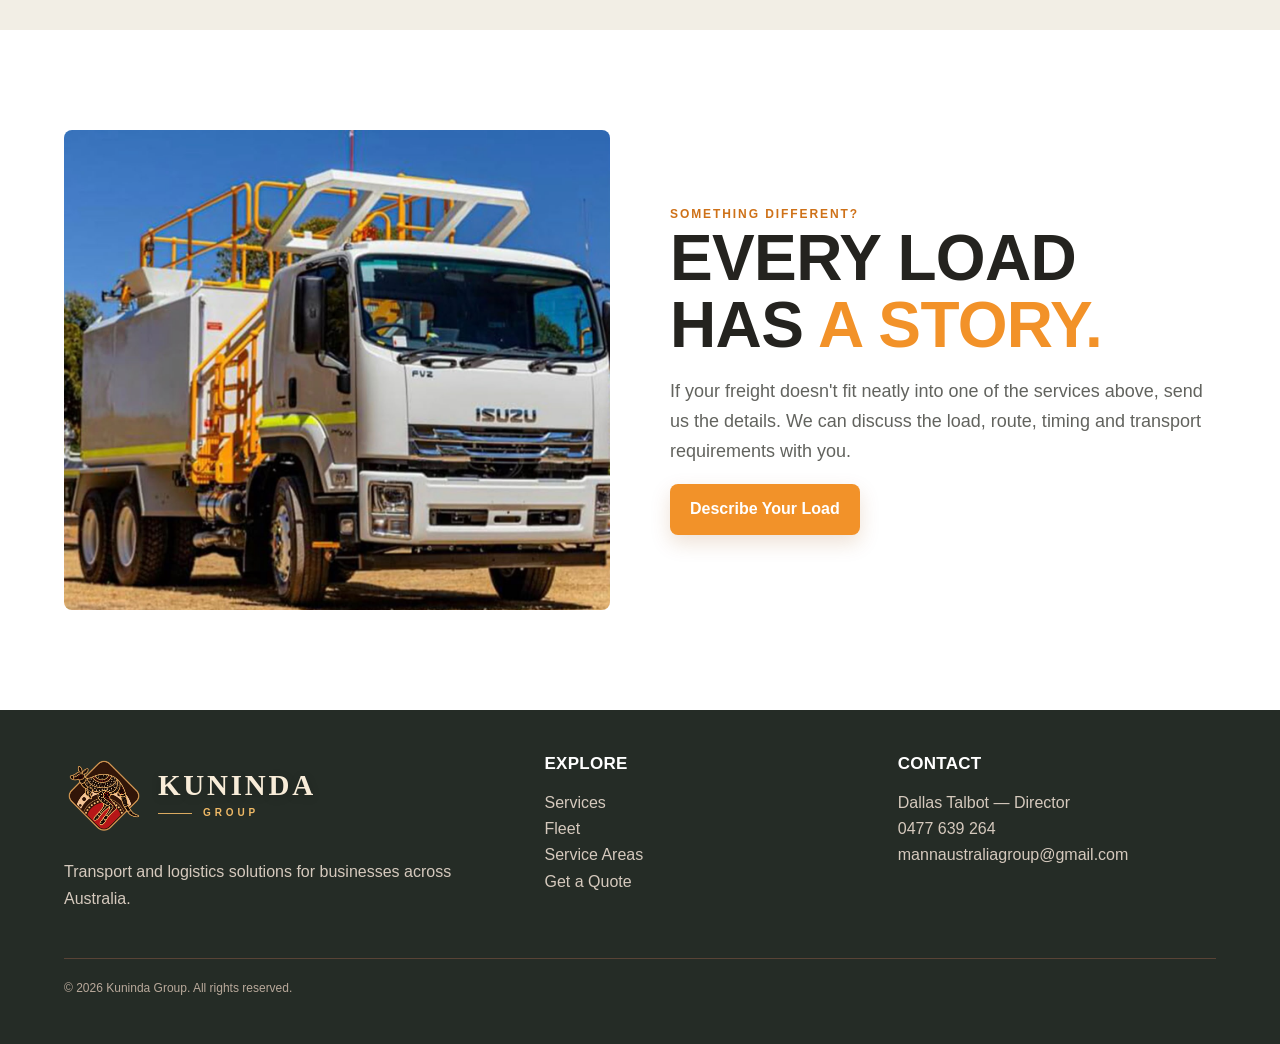
<file: services.html>
<!doctype html><html lang="en"><head><meta charset="utf-8"><meta name="viewport" content="width=device-width,initial-scale=1"><title>Services | Kuninda Group</title><meta name="description" content="Machinery, steel, general freight, last-mile, refrigerated and tipper transport services across Australia."><link rel="icon" type="image/png" href="assets/kuninda-logo.png"><link rel="stylesheet" href="style.css"></head><body><div class="scroll-progress" aria-hidden="true"></div><div class="topbar"><a href="tel:+61477639264">0477 639 264</a><a href="mailto:mannaustraliagroup@gmail.com">mannaustraliagroup@gmail.com</a></div>
<nav><a class="logo" href="index.html" aria-label="Kuninda Group home"><img src="assets/kuninda-logo.png" alt="" class="brand-image" onerror="this.hidden=true"><span class="brand-wordmark">Kuninda <em>Group</em></span></a><div class="navlinks">
<a href="services.html">Services</a><a href="fleet.html">Fleet</a><a href="industries.html">Industries</a><a href="service-areas.html">Service Areas</a><a href="about.html">About</a><a href="contact.html">Contact</a></div>
<a class="navbtn" href="quote.html">Get a Quote</a><button class="menu" type="button" aria-label="Toggle navigation" aria-expanded="false">☰</button></nav>
<section class="services"><div class="head"><div class="eyebrow">Our services</div><h2>Six ways we can <span>move your freight.</span></h2><p class="lead">Select a service to learn more or contact us with your specific transport requirement.</p></div><div class="service-grid"><article class="service-card"><div class="service-img lazy-photo" data-bg="assets/service-machinery.jpg" role="img" aria-label="Transport service photo"></div><div class="service-body"><div class="num">01</div><h3>Machinery Transport</h3><p>Transport of machinery and equipment, including hot-shot requirements.</p><a class="learn" href="quote.html">Learn More →</a></div></article><article class="service-card"><div class="service-img lazy-photo" data-bg="assets/service-steel.jpg" role="img" aria-label="Transport service photo"></div><div class="service-body"><div class="num">02</div><h3>Steel Work</h3><p>Dog-and-chain transport for suitable steel loads. Load dimensions and restraint requirements can be discussed before dispatch.</p><a class="learn" href="quote.html">Learn More →</a></div></article><article class="service-card"><div class="service-img lazy-photo" data-bg="assets/service-general.jpg" role="img" aria-label="Transport service photo"></div><div class="service-body"><div class="num">03</div><h3>General Freight</h3><p>Commercial freight transport for a range of goods, supporting dependable point-to-point movement.</p><a class="learn" href="quote.html">Learn More →</a></div></article><article class="service-card"><div class="service-img lazy-photo" data-bg="assets/service-last-mile.jpg" role="img" aria-label="Transport service photo"></div><div class="service-body"><div class="num">04</div><h3>Last-Mile Delivery</h3><p>Delivery from a depot, warehouse or distribution point to the final destination.</p><a class="learn" href="quote.html">Learn More →</a></div></article><article class="service-card"><div class="service-img lazy-photo" data-bg="assets/service-refrigerated.jpg" role="img" aria-label="Transport service photo"></div><div class="service-body"><div class="num">05</div><h3>Refrigerated Transport</h3><p>Transport for goods requiring refrigerated handling. Temperature requirements should be provided with the quote request.</p><a class="learn" href="quote.html">Learn More →</a></div></article><article class="service-card"><div class="service-img lazy-photo" data-bg="assets/service-tipper.jpg" role="img" aria-label="Transport service photo"></div><div class="service-body"><div class="num">06</div><h3>Tipper Transport</h3><p>Tipper truck services for grain and other suitable bulk commodities, subject to load and route requirements.</p><a class="learn" href="quote.html">Learn More →</a></div></article></div></section>
<section><div class="split"><div class="photo service lazy-photo" data-bg="assets/truck-service.jpg"></div><div><div class="eyebrow">Something different?</div><h2>Every load has <span>a story.</span></h2><p class="lead">If your freight doesn't fit neatly into one of the services above, send us the details. We can discuss the load, route, timing and transport requirements with you.</p><a class="btn" href="quote.html">Describe Your Load</a></div></div></section>
<footer><div class="footgrid"><div><div class="logo"><img src="assets/kuninda-logo.png" alt="" class="brand-image" loading="lazy" decoding="async" onerror="this.hidden=true"><span class="brand-wordmark">Kuninda <em>Group</em></span></div><p>Transport and logistics solutions for businesses across Australia.</p></div>
<div><h3>Explore</h3><p><a href="services.html">Services</a><br><a href="fleet.html">Fleet</a><br><a href="service-areas.html">Service Areas</a><br><a href="quote.html">Get a Quote</a></p></div>
<div><h3>Contact</h3><p>Dallas Talbot — Director<br><a href="tel:+61477639264">0477 639 264</a><br><a href="mailto:mannaustraliagroup@gmail.com">mannaustraliagroup@gmail.com</a></p></div></div>
<div class="copyright">© 2026 Kuninda Group. All rights reserved.</div></footer><script>document.querySelectorAll(".menu").forEach(button=>button.addEventListener("click",()=>{const links=document.querySelector(".navlinks");const open=links.classList.toggle("open");button.setAttribute("aria-expanded",String(open));}));</script><aside class="quick-contact" aria-label="Quick contact options"><a class="quick-contact__wa" href="https://wa.me/61477639264?text=Hello%20Kuninda%20Group%2C%20I%20have%20a%20transport%20enquiry." target="_blank" rel="noopener noreferrer" aria-label="Chat with Kuninda Group on WhatsApp" title="Chat on WhatsApp"><svg viewBox="0 0 32 32" aria-hidden="true"><path fill="currentColor" d="M16 .8A15.2 15.2 0 0 0 2.8 23.6L.9 31l7.6-2A15.2 15.2 0 1 0 16 .8Zm0 27.6c-2.3 0-4.6-.6-6.5-1.9l-.5-.3-4.5 1.2 1.2-4.4-.3-.5a12.5 12.5 0 1 1 10.6 5.9Zm6.9-9.4c-.4-.2-2.2-1.1-2.5-1.2-.3-.1-.5-.2-.7.2s-1 1.2-1.2 1.4c-.2.2-.4.3-.8.1-.4-.2-1.6-.6-3.1-1.9-1.1-1-1.9-2.2-2.1-2.6-.2-.4 0-.6.2-.8l.6-.7.4-.6c.1-.2 0-.5 0-.7l-1.2-2.8c-.3-.7-.6-.6-.8-.6h-.7c-.3 0-.7.1-1 .5s-1.3 1.3-1.3 3.1 1.3 3.6c.3.5 2.6 3.9 6.2 5.5.9.4 1.6.6 2.2.8.9.3 1.8.2 2.4.1.7-.1 2.2-.9 2.6-1.8.3-.9.3-1.7.2-1.8-.1-.2-.3-.3-.7-.5Z"/></svg><span>WhatsApp</span></a><a class="quick-contact__mail" href="mailto:mannaustraliagroup@gmail.com?subject=Transport%20enquiry" aria-label="Email Kuninda Group" title="Email Kuninda Group"><svg viewBox="0 0 24 24" fill="none" stroke="currentColor" stroke-width="2" stroke-linecap="round" stroke-linejoin="round" aria-hidden="true"><rect x="2" y="4" width="20" height="16" rx="2"/><path d="m3 6 9 7 9-7"/></svg><span>Email</span></a></aside><script>document.querySelectorAll('.lazy-photo[data-bg]').forEach(el=>{const load=()=>{const img=new Image();img.decoding='async';img.onload=()=>{el.style.setProperty("--photo-url",`url("${el.dataset.bg}")`);el.classList.add('photo-loaded')};img.onerror=()=>el.classList.add('photo-unavailable');img.src=el.dataset.bg};if('IntersectionObserver'in window){new IntersectionObserver((entries,observer)=>{if(entries[0].isIntersecting){load();observer.unobserve(el)}},{rootMargin:'250px'}).observe(el)}else load()});</script><script>if('IntersectionObserver'in window&&!window.matchMedia('(prefers-reduced-motion: reduce)').matches){const targets=document.querySelectorAll('section .head,section .editorial,section .service-card,section .industry,section .fleet-tile,section .principle-grid article,section .contact-highlight,.stats .stat,.gallery,.banner');targets.forEach((el,i)=>{el.classList.add('reveal');el.style.setProperty('--reveal-delay',`${Math.min(i%4,3)*75}ms`)});document.documentElement.classList.add('motion-ready');const revealObserver=new IntersectionObserver((entries,observer)=>{for(const entry of entries)if(entry.isIntersecting){entry.target.classList.add('is-visible');observer.unobserve(entry.target)}},{threshold:.08,rootMargin:'0px 0px 60px 0px'});targets.forEach(el=>revealObserver.observe(el))}</script><script>(()=>{const bar=document.querySelector('.scroll-progress');const nav=document.querySelector('nav');let pending=false;const update=()=>{const max=document.documentElement.scrollHeight-innerHeight;bar.style.transform=`scaleX(${max>0?Math.min(1,scrollY/max):0})`;nav.classList.toggle('is-scrolled',scrollY>70);pending=false};addEventListener('scroll',()=>{if(!pending){pending=true;requestAnimationFrame(update)}},{passive:true});addEventListener('resize',update);update();const current=location.pathname.split('/').pop()||'index.html';document.querySelectorAll('.navlinks a').forEach(link=>{if(link.getAttribute('href')===current)link.setAttribute('aria-current','page')})})();</script></body></html>
</file>
<file: style.css>
:root{
 --ink:#17120f;--brown:#3a2114;--dark:#21150e;--red:#b62e23;
 --cream:#f5ead2;--paper:#fffdf8;--muted:#6d645c;--line:#ddcfb7;--gold:#e5bd7f;
}
*{box-sizing:border-box}html{scroll-behavior:smooth}
body{margin:0;background:var(--paper);color:var(--ink);font-family:Arial,Helvetica,sans-serif;line-height:1.65}
a{text-decoration:none;color:inherit}.topbar{background:var(--dark);color:#fff;padding:9px 5vw;display:flex;justify-content:flex-end;gap:24px;font-size:13px}
.topbar a:hover{color:var(--gold)}
nav{position:sticky;top:0;z-index:50;background:rgba(255,253,248,.97);backdrop-filter:blur(8px);border-bottom:1px solid var(--line);padding:15px 5vw;display:flex;align-items:center;justify-content:space-between;gap:20px}
.logo{font-weight:900;text-transform:uppercase;letter-spacing:2px;font-size:20px}.logo span{color:var(--red)}
.navlinks{display:flex;gap:21px;font-size:13px;font-weight:800;text-transform:uppercase}.navlinks a:hover{color:var(--red)}
.navbtn,.btn{background:var(--red);color:#fff;padding:12px 20px;border-radius:4px;font-weight:900;display:inline-block;border:0;cursor:pointer}
.menu{display:none;font-size:25px}
.hero{min-height:670px;display:flex;align-items:center;background:linear-gradient(90deg,rgba(20,12,8,.92),rgba(20,12,8,.64) 46%,rgba(20,12,8,.12)),url("assets/truck-machinery.jpg") center/cover}
.hero-inner{max-width:900px;padding:90px 5vw;color:#fff}.eyebrow{text-transform:uppercase;letter-spacing:3px;font-size:12px;font-weight:900;color:var(--gold)}
h1,h2,h3{margin:0;text-transform:uppercase;font-weight:900;line-height:1.05}h1{font-size:clamp(54px,8vw,96px);margin:15px 0 20px}h1 span,h2 span{color:#e5483d}
h2{font-size:clamp(38px,5vw,62px)}h3{font-size:24px}.hero p{font-size:20px;max-width:720px;color:#f5eee6}
.actions{display:flex;gap:12px;flex-wrap:wrap;margin-top:28px}.outline{border:1px solid rgba(255,255,255,.65);padding:12px 20px;border-radius:4px;font-weight:900;color:#fff}
section{padding:82px 5vw}.head{max-width:780px;margin-bottom:40px}.head .eyebrow{color:var(--red)}.lead{font-size:18px;color:var(--muted)}
.stats{display:grid;grid-template-columns:repeat(4,1fr);background:var(--cream);border-top:1px solid var(--line);border-bottom:1px solid var(--line)}
.stat{text-align:center;padding:28px 18px;border-right:1px solid var(--line)}.stat:last-child{border:0}.stat strong{display:block;text-transform:uppercase}.stat small{color:var(--muted)}
.services{background:var(--cream)}.service-grid{display:grid;grid-template-columns:repeat(3,1fr);gap:18px}
.service-card{background:#fff;border:1px solid var(--line);overflow:hidden}.service-img{height:205px;background:center/cover no-repeat}
.service-body{padding:24px}.num{font-size:12px;letter-spacing:2px;color:var(--red);font-weight:900}.service-body h3{margin:15px 0 10px}.service-body p{color:var(--muted);margin:0 0 18px}
.learn{color:var(--red);font-weight:900;text-transform:uppercase;font-size:13px;letter-spacing:.5px}
.split{display:grid;grid-template-columns:1fr 1fr;gap:60px;align-items:center}.photo{min-height:480px;background:center/cover no-repeat}.photo.machine{background-image:url("assets/truck-machinery.jpg")}.photo.tipper{background-image:url("assets/truck-tipper.jpg")}.photo.service{background-image:url("assets/truck-service.jpg")}
.checks{display:grid;gap:12px;margin:24px 0}.check{display:flex;gap:12px;font-weight:700}.check b{color:var(--red)}
.dark{background:var(--dark);color:#fff}.dark .lead{color:#d2c6bb}.dark .head .eyebrow{color:#e5483d}
.gallery{display:grid;grid-template-columns:1.25fr .75fr;grid-template-rows:255px 255px;gap:14px}.gallery div{background:center/cover}.g1{grid-row:1/3;background-image:url("assets/truck-machinery.jpg")}.g2{background-image:url("assets/truck-tipper.jpg")}.g3{background-image:url("assets/truck-service.jpg")}
.areas{background:var(--cream)}.area-grid{display:grid;grid-template-columns:1.1fr .9fr;gap:45px;align-items:center}.map{border:1px solid var(--line);background:#efe0c0;padding:20px;display:flex;justify-content:center}.map svg{max-width:520px;width:100%}
.area-photos{display:grid;grid-template-columns:repeat(3,1fr);gap:14px;margin-top:35px}.area-photo{height:230px;background:center/cover}.area-photo.a{background-image:url("assets/truck-machinery.jpg")}.area-photo.b{background-image:url("assets/truck-tipper.jpg")}.area-photo.c{background-image:url("assets/truck-service.jpg")}
.industries{display:grid;grid-template-columns:repeat(3,1fr);gap:16px}.industry{border:1px solid var(--line);padding:26px;background:#fff}.industry h3{font-size:22px;margin-bottom:8px}.industry p{color:var(--muted);margin:0}
.process{display:grid;grid-template-columns:repeat(4,1fr);gap:0}.step{padding:25px;border-top:3px solid var(--red);border-right:1px solid var(--line)}.step:last-child{border-right:0}.step strong{color:var(--red);font-size:13px;letter-spacing:2px}.step h3{margin:14px 0 8px;font-size:22px}
.banner{background:var(--red);color:#fff;padding:55px 5vw;display:flex;justify-content:space-between;align-items:center;gap:25px}.banner h2{font-size:clamp(35px,4vw,52px)}.banner p{margin:8px 0 0}.whitebtn{background:#fff;color:var(--brown);padding:13px 20px;border-radius:4px;font-weight:900;white-space:nowrap}
.quote{background:var(--cream);display:grid;grid-template-columns:.8fr 1.2fr;gap:50px}.contactbox{border-top:3px solid var(--red);padding-top:20px}.contactbox a{color:var(--red);font-weight:900}
form{background:#fff;border:1px solid var(--line);padding:30px;border-radius:5px;display:grid;gap:15px}.row{display:grid;grid-template-columns:1fr 1fr;gap:15px}label{font-size:11px;font-weight:900;text-transform:uppercase;letter-spacing:1px}
input,select,textarea{width:100%;margin-top:6px;padding:12px;border:1px solid #d5cabb;border-radius:4px;background:#fff;font:inherit}textarea{min-height:130px}.note{font-size:12px;color:var(--muted)}
.faq{display:grid;gap:12px}.faq details{border:1px solid var(--line);padding:17px 20px;background:#fff}.faq summary{font-weight:800;cursor:pointer}
footer{background:var(--dark);color:#fff;padding:45px 5vw}.footgrid{display:grid;grid-template-columns:1.4fr 1fr 1fr;gap:35px}.footgrid h3{font-size:17px;margin-bottom:12px}.footgrid p,.footgrid a{color:#d5c9bd}.copyright{border-top:1px solid #594336;margin-top:30px;padding-top:20px;color:#b9a99b;font-size:12px}
@media(max-width:900px){.navlinks{display:none}.menu{display:block}.service-grid,.industries{grid-template-columns:1fr 1fr}.split,.area-grid,.quote{grid-template-columns:1fr}.stats{grid-template-columns:1fr 1fr}.process{grid-template-columns:1fr 1fr}.step:nth-child(2){border-right:0}.footgrid{grid-template-columns:1fr 1fr}}
@media(max-width:580px){.topbar{justify-content:center;gap:12px;font-size:11px}.navbtn{display:none}section{padding:62px 5vw}.hero{min-height:600px}.hero-inner{padding:70px 5vw}h1{font-size:55px}.service-grid,.industries,.stats,.process,.row,.area-photos,.footgrid{grid-template-columns:1fr}.stat{border-right:0;border-bottom:1px solid var(--line)}.process .step{border-right:0}.gallery{display:block}.gallery div{height:230px;margin-bottom:12px}.banner{display:block}.whitebtn{display:inline-block;margin-top:20px}}

/* KingKira-inspired visual theme for Mann Australia */
@import url('https://fonts.googleapis.com/css2?family=Barlow+Condensed:wght@600;700;800;900&family=Barlow:wght@400;500;600;700;800&display=swap');
:root{--ink:#24231f;--brown:#303027;--dark:#262923;--red:#f29229;--cream:#f2eee5;--paper:#fff;--muted:#62635e;--line:#dadbd2;--gold:#f7c469}
body{font-family:Barlow,Arial,sans-serif;line-height:1.65}
h1,h2,h3,.stat strong,.logo{font-family:'Barlow Condensed','Arial Narrow',Arial,sans-serif;letter-spacing:.015em}
h1 span,h2 span{color:var(--red)}
.topbar{background:#252821;padding:5px 5vw;font-size:12px}
nav{background:rgba(38,41,35,.84);border:1px solid rgba(255,255,255,.16);border-radius:22px;color:#fff;margin:12px 4vw -88px;padding:15px 26px;position:relative;top:0;box-shadow:0 12px 30px rgba(0,0,0,.12)}
nav .logo{font-size:28px;line-height:1;letter-spacing:.02em;text-transform:none}nav .logo span{color:var(--gold)}
.navlinks{font-size:13px;text-transform:none;letter-spacing:.02em;gap:22px}.navlinks a:hover{color:var(--gold)}
.navbtn,.btn{background:var(--red);color:#fff;border-radius:8px;box-shadow:0 8px 20px rgba(155,79,11,.17)}.navbtn:hover,.btn:hover{background:#d87915}
.hero{min-height:min(900px,100svh);background:linear-gradient(90deg,rgba(10,15,15,.68),rgba(10,15,15,.30)),url('assets/truck-machinery.jpg') center/cover;justify-content:center;text-align:center}
.hero-inner{max-width:1180px;padding:175px 5vw 110px}.hero h1{font-size:clamp(62px,7vw,116px);line-height:.94;letter-spacing:-.015em;text-wrap:balance;text-shadow:0 3px 18px rgba(0,0,0,.25)}.hero p{margin:0 auto;color:#f4f4ee}.hero .actions{justify-content:center}.hero .eyebrow{color:var(--gold)}
.eyebrow{color:#ce7118;letter-spacing:.16em}.head .eyebrow{color:#ce7118}
h2{font-size:clamp(42px,5vw,72px);letter-spacing:-.01em}h3{line-height:1.1}
section{padding:100px 5vw}.stats{background:#31392d;color:#fff;border:0}.stat{border-color:rgba(255,255,255,.16)}.stat strong{font-size:25px}.stat small{color:#d8ded0}
.services,.areas,.quote{background:var(--cream)}.service-card,.industry,form,.faq details{border:0;border-radius:10px;box-shadow:0 12px 30px rgba(26,33,27,.06)}.service-card{transition:transform .2s,box-shadow .2s}.service-card:hover{transform:translateY(-5px);box-shadow:0 18px 38px rgba(26,33,27,.13)}
.service-img{height:235px}.service-body{padding:27px}.num,.learn,.check b,.step strong,.contactbox a{color:#dc7a17}.photo,.gallery div,.area-photo{border-radius:8px}.dark,footer{background:#252c26}.dark .head .eyebrow{color:var(--gold)}.dark .lead{color:#d8dfd4}
.banner{background:#e88921}.whitebtn{color:#252c26;border-radius:8px}.map{background:#e4e4d6;border:0;border-radius:10px}.map svg path{fill:#e88921}.map svg text{fill:#29352c}
input:focus,select:focus,textarea:focus{outline:2px solid var(--red);outline-offset:2px}
@media(max-width:900px){nav{margin:10px 3vw -82px;padding:16px 20px}.navlinks{display:none}.menu{display:block;cursor:pointer}.navlinks.open{display:flex;position:absolute;top:calc(100% + 8px);left:0;right:0;background:#30372d;border-radius:12px;padding:20px;flex-direction:column;z-index:60}.hero-inner{padding-top:160px}}
@media(max-width:580px){.topbar{flex-wrap:wrap}.hero{min-height:680px}.hero h1{font-size:clamp(55px,15vw,78px)}.hero-inner{padding:150px 5vw 70px}section{padding:70px 5vw}.stat{border-color:rgba(255,255,255,.16)}}

.menu{background:none;border:0;color:inherit;padding:4px 8px}.menu:focus-visible,nav a:focus-visible{outline:2px solid var(--gold);outline-offset:4px}

/* About and fleet pages */
.subhero{min-height:650px}.subhero .hero-inner{padding-top:165px;padding-bottom:95px}.about-hero{background:linear-gradient(90deg,rgba(12,21,17,.78),rgba(12,21,17,.3)),url('assets/truck-service.jpg') center/cover}.fleet-hero{background:linear-gradient(90deg,rgba(12,21,17,.75),rgba(12,21,17,.32)),url('assets/truck-machinery.jpg') center/cover}.intro-section{background:#fff}.editorial{display:grid;grid-template-columns:.92fr 1.08fr;gap:7vw;align-items:start;max-width:1300px;margin:auto}.editorial p{margin-top:0;color:var(--muted)}.editorial p.lead{color:#30342e;font-weight:600}.statement{text-align:center}.statement h2{max-width:1050px;margin:14px auto 20px}.statement p{max-width:640px;margin:auto;color:#d3dcd1;font-size:18px}.principle-grid{display:grid;grid-template-columns:repeat(3,1fr);gap:15px}.principle-grid article{background:#f4f2eb;padding:34px;border-radius:10px}.principle-grid span,.small-label{font-size:12px;font-weight:800;letter-spacing:.14em;color:#d27619}.principle-grid h3{margin:25px 0 15px}.principle-grid p{color:var(--muted)}.about-feature{padding:0;display:grid;grid-template-columns:1fr 1fr;background:var(--cream)}.feature-image{min-height:610px;background:linear-gradient(150deg,rgba(24,35,25,.05),rgba(24,35,25,.2)),url('assets/truck-machinery.jpg') center/cover}.feature-copy{padding:clamp(50px,8vw,120px);align-self:center}.feature-copy p{color:var(--muted)}.feature-copy .btn{margin-top:15px}.people-section{background:#fff}.contact-highlight{display:flex;align-items:center;gap:35px;padding:38px;background:#f3f0e8;border-radius:12px;max-width:900px}.contact-initials{display:grid;place-items:center;flex:0 0 130px;height:130px;border-radius:100%;background:#e78a27;color:#fff;font:900 62px 'Barlow Condensed',sans-serif}.contact-highlight h3{font-size:38px;margin:6px 0}.contact-highlight p{color:var(--muted)}.contact-actions{display:flex;gap:25px;flex-wrap:wrap}.contact-actions a{color:#bd6410;font-weight:800}.fleet-grid{display:grid;grid-template-columns:repeat(2,1fr);gap:22px}.fleet-tile{background:#fff;border-radius:10px;overflow:hidden;box-shadow:0 12px 30px rgba(26,33,27,.07)}.fleet-image{height:290px;background:linear-gradient(140deg,#384239,#747760);background-size:cover;background-position:center;position:relative}.fleet-image span{position:absolute;bottom:15px;left:20px;color:#fff;font:900 54px 'Barlow Condensed',sans-serif;text-shadow:0 2px 12px #111}.machine-img{background-image:linear-gradient(0deg,rgba(20,30,20,.36),transparent),url('assets/service-machinery.jpg')}.steel-img{background-image:linear-gradient(0deg,rgba(20,30,20,.36),transparent),url('assets/service-steel.jpg')}.general-img{background-image:linear-gradient(0deg,rgba(20,30,20,.36),transparent),url('assets/service-general.jpg')}.refrigerated-img{background-image:linear-gradient(0deg,rgba(20,30,20,.36),transparent),url('assets/service-refrigerated.jpg')}.tipper-img{background-image:linear-gradient(0deg,rgba(20,30,20,.36),transparent),url('assets/service-tipper.jpg')}.lastmile-img{background-image:linear-gradient(0deg,rgba(20,30,20,.36),transparent),url('assets/service-last-mile.jpg')}.fleet-copy{padding:30px}.fleet-copy h3{font-size:31px}.fleet-copy p{color:var(--muted)}.readiness .editorial{align-items:center}.readiness .eyebrow{color:var(--gold)}.checklist{display:grid;gap:0}.checklist div{display:flex;gap:22px;border-bottom:1px solid rgba(255,255,255,.2);padding:17px 0}.checklist b{color:var(--gold)}.checklist span{font-weight:700}@media(max-width:900px){.editorial,.about-feature{grid-template-columns:1fr}.feature-image{min-height:390px}.feature-copy{padding:55px 5vw}}@media(max-width:580px){.subhero{min-height:620px}.principle-grid,.fleet-grid{grid-template-columns:1fr}.contact-highlight{display:block}.contact-initials{width:100px;height:100px;font-size:45px;margin-bottom:22px}.fleet-image{height:230px}}

/* Quick contact and working static forms */
.honeypot{display:none!important}.quick-contact{position:fixed;right:22px;bottom:24px;display:flex;flex-direction:column;gap:9px;z-index:100}.quick-contact a{display:flex;align-items:center;justify-content:center;gap:9px;border-radius:40px;padding:12px 17px;color:#fff;font-size:14px;font-weight:800;box-shadow:0 8px 24px rgba(0,0,0,.22);transition:transform .2s,box-shadow .2s}.quick-contact a:hover{transform:translateY(-3px);box-shadow:0 12px 28px rgba(0,0,0,.28)}.quick-contact a:focus-visible{outline:3px solid #1a1a1a;outline-offset:3px}.quick-contact svg{height:20px;width:20px;flex:none}.quick-contact__wa{background:#25d366}.quick-contact__mail{background:#28382d}@media(max-width:580px){.quick-contact{right:13px;bottom:14px;gap:7px}.quick-contact a{width:52px;height:52px;padding:0;border-radius:50%}.quick-contact span{position:absolute;width:1px;height:1px;overflow:hidden;clip:rect(0,0,0,0)}}

/* Kuninda branding and compact screens */
.logo{display:inline-flex;align-items:center;gap:10px;white-space:nowrap}.brand-image{display:block;max-width:185px;max-height:58px;width:auto;height:auto;object-fit:contain}.brand-image[hidden]{display:none}.brand-wordmark{font-style:normal}.brand-wordmark em{font-style:normal;color:var(--gold)}footer .brand-wordmark em{color:var(--gold)}.logo:has(.brand-image:not([hidden])) .brand-wordmark{position:absolute;clip:rect(0,0,0,0);width:1px;height:1px;overflow:hidden}.lazy-photo{background-image:none!important;background-color:#404d43;background-repeat:no-repeat;background-position:center;background-size:cover}.lazy-photo.photo-loaded{background-image:var(--photo-url)!important}.service-img.lazy-photo,.fleet-image.lazy-photo{background-color:#586455}.photo-unavailable{background-image:linear-gradient(145deg,#47564b,#2d3d35)!important}body{overflow-x:hidden}nav{max-width:1500px}a,button{touch-action:manipulation}@media(max-width:900px){nav{margin-bottom:-80px}.navlinks.open{max-height:min(70svh,560px);overflow-y:auto}.hero-inner{width:100%}.service-body h3{font-size:23px}.quick-contact{bottom:max(14px,env(safe-area-inset-bottom))}}@media(max-width:580px){.topbar{padding:7px 14px;line-height:1.3}.topbar a{overflow-wrap:anywhere}.logo{font-size:23px}.brand-image{max-width:138px;max-height:46px}nav{margin:8px 12px -75px;padding:13px 16px;border-radius:15px;gap:10px}.hero-inner{padding-top:135px}.hero p{font-size:17px}.actions{gap:10px}.actions a{max-width:100%;text-align:center}.banner{padding:45px 5vw}.contactbox a,.contact-actions a{overflow-wrap:anywhere}.quote{gap:28px}form{padding:20px}.service-img{height:185px}.feature-image{min-height:250px}.head{margin-bottom:28px}.stat{padding:18px 15px}.quick-contact a{box-shadow:0 5px 17px rgba(0,0,0,.24)}}@media(max-width:390px){.topbar{font-size:10px;gap:5px}.navbtn{display:none}.brand-wordmark{font-size:20px}.hero h1{font-size:50px}.hero-inner{padding-top:135px}.hero .actions{flex-direction:column;align-items:center}}@media(prefers-reduced-motion:reduce){html{scroll-behavior:auto}.service-card,.quick-contact a{transition:none}}

.identity-section{background:#f4f2eb}.identity-links{display:flex;align-items:center;gap:24px;flex-wrap:wrap;margin-top:24px}.identity-phone{font-weight:800;color:#b86618}@media(max-width:580px){.identity-links{align-items:flex-start;flex-direction:column;gap:17px}}

/* Motion: clear entrances, restrained hover feedback */
@keyframes heroEnter{from{opacity:0;transform:translateY(18px)}to{opacity:1;transform:translateY(0)}}@keyframes navEnter{from{opacity:0;transform:translateY(-12px)}to{opacity:1;transform:translateY(0)}}@keyframes menuEnter{from{opacity:0;transform:translateY(-8px)}to{opacity:1;transform:translateY(0)}}nav{animation:navEnter .6s ease-out both}.hero .eyebrow,.hero h1,.hero p,.hero .actions{animation:heroEnter .7s cubic-bezier(.2,.7,.2,1) both}.hero .eyebrow{animation-delay:.12s}.hero h1{animation-delay:.22s}.hero p{animation-delay:.36s}.hero .actions{animation-delay:.5s}.motion-ready .reveal{opacity:0;transform:translateY(25px);transition:opacity .65s ease,transform .65s cubic-bezier(.2,.7,.2,1);transition-delay:var(--reveal-delay,0ms)}.motion-ready .reveal.is-visible{opacity:1;transform:none}.navlinks.open{animation:menuEnter .2s ease-out both}.brand-image{transition:transform .35s ease}.logo:hover .brand-image{transform:scale(1.05)}.btn,.navbtn,.whitebtn{transition:transform .2s ease,background-color .2s ease,box-shadow .2s ease}.btn:hover,.navbtn:hover,.whitebtn:hover{transform:translateY(-2px)}.fleet-tile,.industry{transition:transform .25s ease,box-shadow .25s ease}.fleet-tile:hover,.industry:hover{transform:translateY(-4px);box-shadow:0 18px 38px rgba(26,33,27,.13)}@media(prefers-reduced-motion:reduce){nav,.hero .eyebrow,.hero h1,.hero p,.hero .actions,.navlinks.open{animation:none!important}.motion-ready .reveal{opacity:1!important;transform:none!important;transition:none!important}.brand-image,.btn,.navbtn,.whitebtn,.fleet-tile,.industry{transition:none!important}}

/* Show the group name alongside the kangaroo emblem */
.logo:has(.brand-image:not([hidden])) .brand-wordmark{position:static;clip:auto;width:auto;height:auto;overflow:visible}.logo .brand-wordmark{display:inline-block;font:800 28px/1 'Barlow Condensed','Arial Narrow',Arial,sans-serif;letter-spacing:.015em;text-transform:uppercase;color:#fff}.logo .brand-wordmark em{display:block;font:700 12px/1.1 Barlow,Arial,sans-serif;letter-spacing:.22em;color:var(--gold);margin-top:3px}footer .logo .brand-wordmark{font-size:27px}nav .brand-image{max-width:64px;max-height:64px}footer .brand-image{max-width:80px;max-height:80px}@media(max-width:580px){nav .brand-image{max-width:49px;max-height:49px}.logo .brand-wordmark{font-size:22px}.logo .brand-wordmark em{font-size:10px;letter-spacing:.18em}footer .brand-image{max-width:63px;max-height:63px}}@media(max-width:380px){nav .brand-image{max-width:42px;max-height:42px}.logo .brand-wordmark{font-size:20px}.logo .brand-wordmark em{font-size:9px}}

/* Kuninda Group motion refinement */
.scroll-progress{position:fixed;z-index:150;top:0;left:0;width:100%;height:3px;background:linear-gradient(90deg,#e28822,#f2c36c);transform:scaleX(0);transform-origin:left center;pointer-events:none}nav{position:sticky;top:10px;margin-bottom:12px;transition:padding .3s ease,background-color .3s ease,box-shadow .3s ease,border-radius .3s ease}body:has(> header.hero) nav{margin-bottom:-88px}nav.is-scrolled{background:rgba(35,42,35,.97);box-shadow:0 16px 35px rgba(0,0,0,.22);padding-top:10px;padding-bottom:10px;border-radius:15px}.navlinks a[aria-current="page"]{color:var(--gold)}.hero{position:relative;isolation:isolate;overflow:hidden}.hero::before{content:"";position:absolute;inset:-3%;z-index:-1;background:inherit;background-size:cover;background-position:center;animation:heroBreathe 16s ease-in-out infinite alternate}.hero-inner{position:relative;z-index:1}@keyframes heroBreathe{from{transform:scale(1)}to{transform:scale(1.045)}}.hero h1 span{display:inline-block;position:relative}.hero h1 span::after{content:"";display:block;width:0;height:4px;margin:12px auto 0;background:var(--gold);animation:accentDraw .85s 1.05s ease-out both}@keyframes accentDraw{to{width:min(100%,450px)}}.service-img,.fleet-image,.gallery div,.area-photo{transition:transform .6s cubic-bezier(.2,.7,.2,1),filter .6s ease}.service-card:hover .service-img,.fleet-tile:hover .fleet-image,.gallery div:hover,.area-photo:hover{transform:scale(1.025);filter:saturate(1.08)}.service-card,.fleet-tile{overflow:hidden}.btn:active,.navbtn:active,.whitebtn:active{transform:translateY(0) scale(.98)}@media(max-width:900px){nav{top:8px}body:has(> header.hero) nav{margin-bottom:-82px}}@media(max-width:580px){nav{top:6px}body:has(> header.hero) nav{margin-bottom:-75px}.hero h1 span::after{height:3px;margin-top:8px}}@media(prefers-reduced-motion:reduce){.hero::before,.hero h1 span::after{animation:none!important}.hero h1 span::after{width:min(100%,450px)}.service-img,.fleet-image,.gallery div,.area-photo,nav{transition:none!important}}
/* Kuninda Group wordmark lockup */
.logo{gap:14px;align-items:center;min-width:0}
.logo .brand-wordmark{position:relative!important;display:flex!important;flex-direction:column;justify-content:center;width:auto!important;height:auto!important;overflow:visible!important;clip:auto!important;color:#f8ecd8;font-family:Georgia,'Times New Roman',serif;font-size:27px;font-weight:700;line-height:.96;letter-spacing:.095em;text-transform:uppercase;text-shadow:0 2px 10px rgba(0,0,0,.18);white-space:nowrap}
.logo .brand-wordmark em{position:relative;display:block;width:max-content;margin-top:9px;padding-left:45px;color:#efb966;font-family:Barlow,Arial,sans-serif;font-size:10px;font-weight:800;font-style:normal;line-height:1;letter-spacing:.39em;text-shadow:none}
.logo .brand-wordmark em::before{content:"";position:absolute;left:0;top:50%;width:34px;height:1px;background:#efb966;opacity:.9}
nav .brand-image{filter:drop-shadow(0 3px 7px rgba(0,0,0,.25))}
footer .logo .brand-wordmark{font-size:29px}
footer .logo .brand-wordmark em{font-size:10px}
@media(max-width:1100px){nav .logo .brand-wordmark{font-size:22px;letter-spacing:.07em}nav .logo{gap:9px}nav .brand-image{max-width:55px;max-height:55px}}
@media(max-width:580px){nav .logo .brand-wordmark{font-size:20px;letter-spacing:.055em}nav .logo .brand-wordmark em{font-size:8px;letter-spacing:.32em;padding-left:32px;margin-top:7px}nav .logo .brand-wordmark em::before{width:23px}nav .brand-image{max-width:45px;max-height:45px}footer .logo .brand-wordmark{font-size:25px}}
@media(max-width:380px){nav .logo .brand-wordmark{font-size:17px}nav .brand-image{max-width:39px;max-height:39px}nav .logo{gap:6px}}

/* Fleet photos supplied for water truck and tipper categories. */
.water-img{background-position:center;background-size:cover}
</file>
